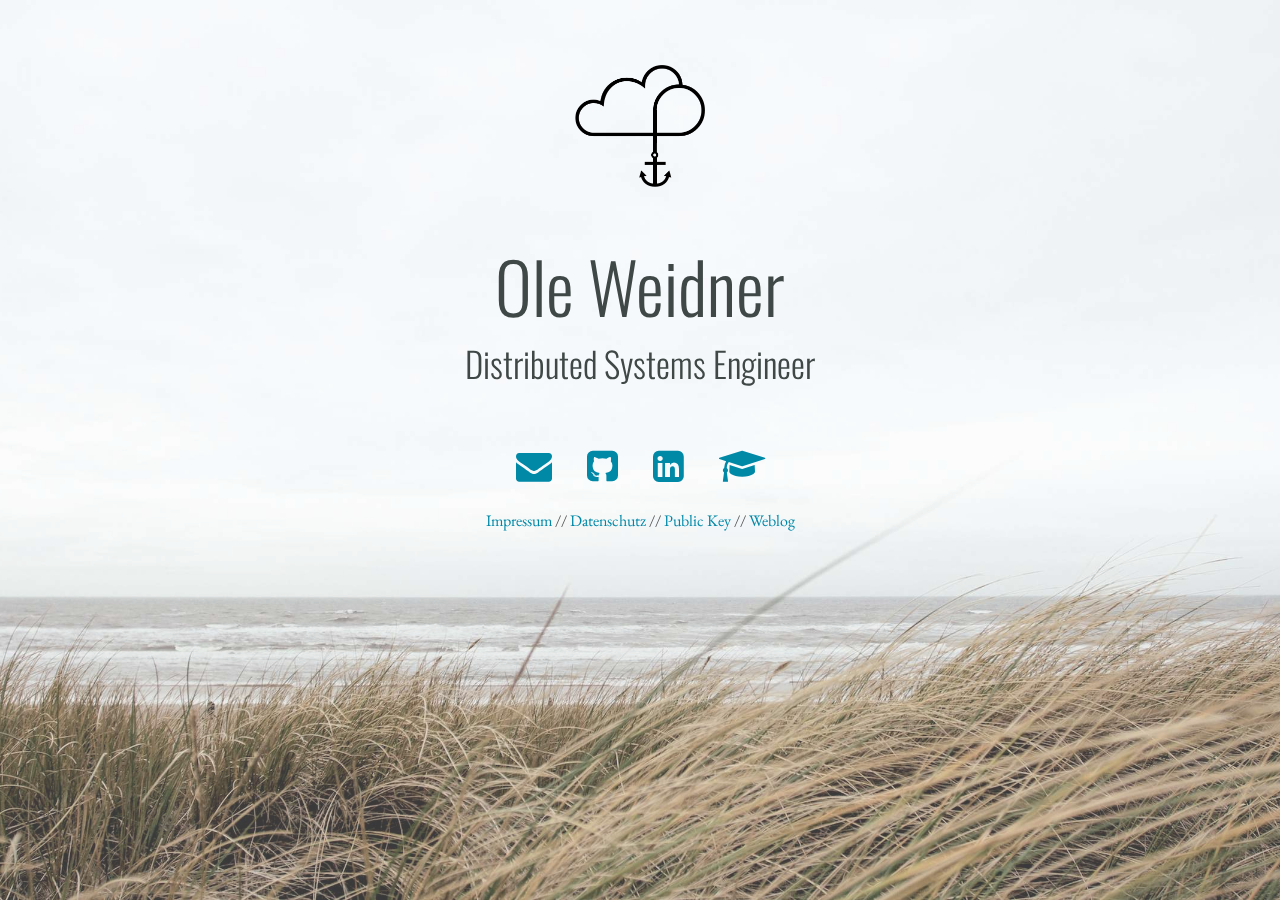
<file: index.html>
<!DOCTYPE html>
<html lang="en">
<head>
  <meta charset="utf-8">
  <meta http-equiv="X-UA-Compatible" content="IE=edge">
  <meta name="viewport" content="width=device-width, initial-scale=1.0">
  <meta name="description" content="Ole Weidner, Distributed Systems Engineer living in Flensburg, Germany.">
  <meta name="author" content="Ole Weidner">
  <link rel="shortcut icon" href="assets/ico/favicon.png">

  <title>Ole Weidner // Distributed Systems Engineer</title>

  <!-- The FAVICON -->
  <link rel="shortcut icon" type="image/x-icon" href="favicon.ico" />

  <!-- Bootstrap core CSS -->
  <link href="assets/css/bootstrap.min.css" rel="stylesheet">
  <link href="assets/css/font-awesome.min.css" rel="stylesheet">
  <link href="assets/css/animate.min.css" rel="stylesheet">


  <!-- Custom styles for this template -->
  <link href="assets/css/main.css" rel="stylesheet">

  <link href='https://fonts.googleapis.com/css?family=Oswald:400,300,700' rel='stylesheet' type='text/css'>
  <link href='https://fonts.googleapis.com/css?family=EB+Garamond' rel='stylesheet' type='text/css'>

  <!-- Google analytics -->
  <script>
  (function(i,s,o,g,r,a,m){i['GoogleAnalyticsObject']=r;i[r]=i[r]||function(){
    (i[r].q=i[r].q||[]).push(arguments)},i[r].l=1*new Date();a=s.createElement(o),
    m=s.getElementsByTagName(o)[0];a.async=1;a.src=g;m.parentNode.insertBefore(a,m)
  })(window,document,'script','//www.google-analytics.com/analytics.js','ga');

  ga('create', 'UA-50420430-1', 'oleweidner.com');
  ga('require', 'displayfeatures');
  ga('set', 'page', '/landingpage');
  ga('send', 'pageview');

  </script>

</head>

<body>

  <div class="container">
    <div class="logo">
      <img src="assets/img/cloudanchor.png" width="130" alt="OleWeidner.com">
    </div>
    <div class="row centered">
      <div class="col-lg-8 col-lg-offset-2 w">
        <h1>Ole Weidner</h1>
        <h2>Distributed Systems Engineer</h2>
      </div>
    </div>
    <div class="row centered">
      <div class="col-lg-8 col-lg-offset-2 w tooltip-demo">
        <a class="animated" data-toggle="tooltip" href="mailto:ole.weidner@protonmail.ch"><i class="fa fa-envelope"></i></a>
        <a class="animated" data-toggle="tooltip" href="https://github.com/oweidner"><i class="fa fa-github-square"></i></a>
        <a class="animated" data-toggle="tooltip" href="https://www.linkedin.com/in/oleweidner"><i class="fa fa-linkedin-square"></i></a>
        <a class="animated" data-toggle="tooltip" href="https://scholar.google.de/citations?hl=de&user=mEAq7aYAAAAJ&view_op=list_works&sortby=pubdate"><i class="fa fa-graduation-cap"></i></a>
        <!-- <a class="animated bounceIn" data-toggle="tooltip" href="https://www.xing.com/profile/OleChristian_Weidner"><i class="fa fa-xing-square"></i></a> -->
      </div>
    </div>

    <div class="row centered" style="margin-top: 10px">
      <a href="imprint.html">Impressum</a> // <a href="privacy.html">Datenschutz</a> // <a href="https://pgp.mit.edu/pks/lookup?op=get&search=0x2A790F9924917092">Public Key</a> // <a href="https://oleweidner.com/blog/">Weblog</a>
    </div>


  </div><!-- /.container -->

  <div class="container">
    <div class="row w centered">
      <br>
      <div class="col-lg-6 col-lg-offset-3">
        <!--p>Believe in yourself! Have faith in your abilities! Without a humble but reasonable confidence in your own powers you cannot be successful or happy.</p-->
      </div>
    </div>
  </div>


  <!-- Bootstrap core JavaScript
  ================================================== -->
  <!-- Placed at the end of the document so the pages load faster -->
  <script src="https://code.jquery.com/jquery-1.10.2.min.js"></script>
  <script src="assets/js/bootstrap.min.js"></script>

  <script>
  $('.tooltip-demo').tooltip({
    selector: "[data-toggle=tooltip]",
    container: "body"
  })
  </script>


  <!--BACKSTRETCH-->
  <!-- You can use an image of whatever size. This script will stretch to fit in any screen size.-->
  <script type="text/javascript" src="assets/js/jquery.backstretch.min.js"></script>
  <script>
  $.backstretch("assets/img/background.jpg", {speed: 1000});
  </script>

</body>
</html>
</file>
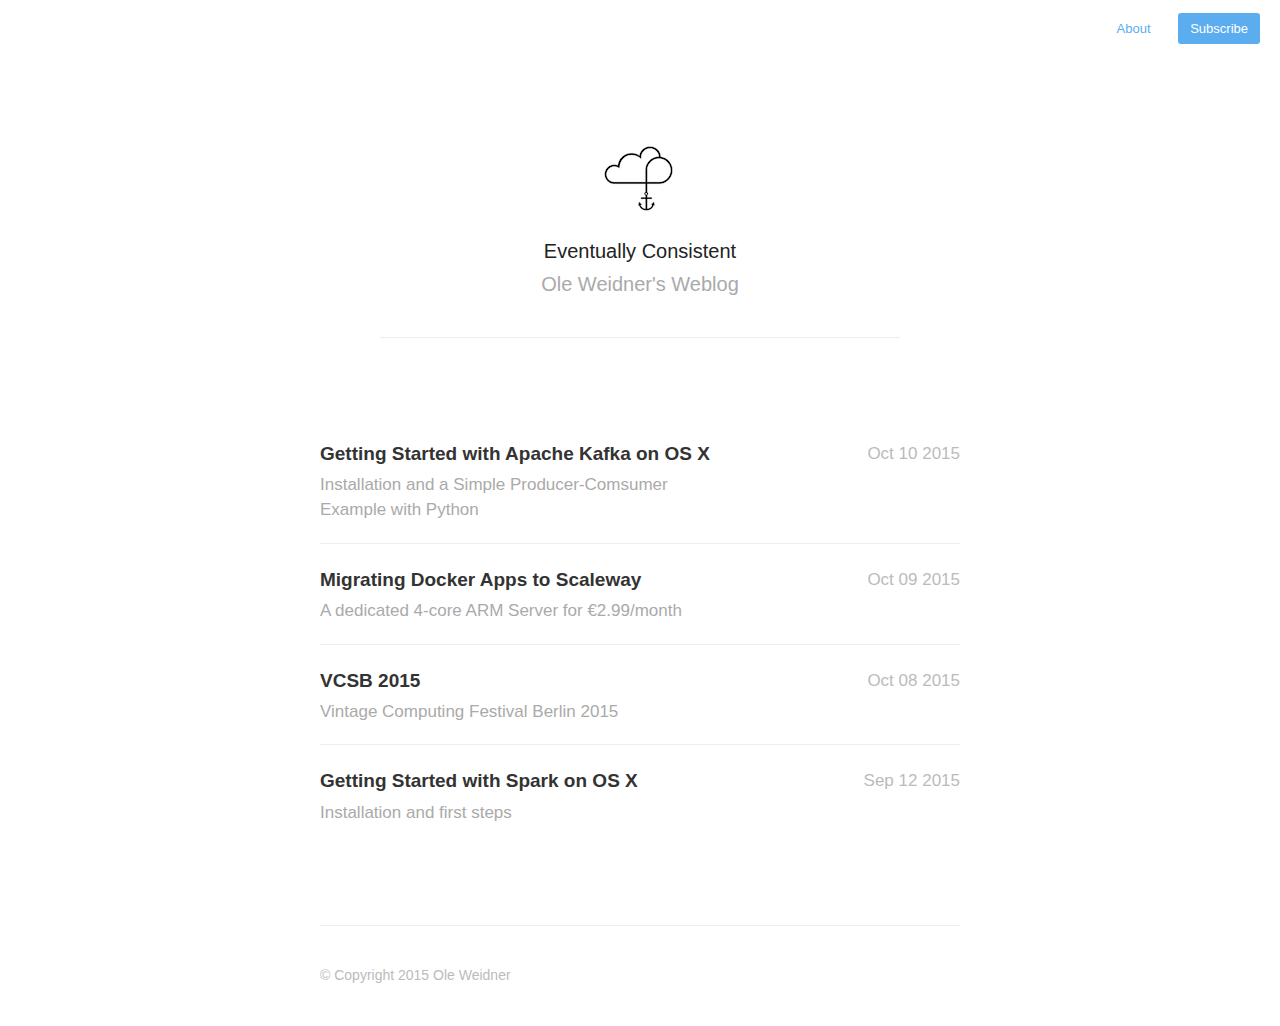
<file: blog/index.html>
<!DOCTYPE html>
<html lang="en">
<head>
  <meta charset="utf-8">
  <meta http-equiv="X-UA-Compatible" content="IE=edge,chrome=1">
  <meta name="viewport" content="width=device-width, initial-scale=1">

  <title>Eventually Consistent</title>
  <link rel="shortcut icon" href="/blog/assets/images/favicon.ico">
  <link rel="stylesheet" href="/blog/assets/css/style.css">
  <link rel="alternate" type="application/rss+xml" title="My Blog" href="/blog/rss.xml">
  <link rel="stylesheet" href="/blog/assets/css/highlight.css">
</head>
<body>

  <nav class="main-nav">
    

    
        
            <a href="http://oleweidner.com">About </a>
        
    
    <a class="cta" href="/blog/feed.xml">Subscribe</a>
</nav>


  
      <div class="profile">
    <section id="wrapper">
        <header id="header">
        
            <!-- <a href="/blog/about"> -->
                <img id="avatar" class="2x" src="/blog/assets/images/avatar.png"/>
            <!-- </a> -->
        
            <h1>Eventually Consistent</h1>
            <h2>Ole Weidner's Weblog</h2>
        </header>
    </section>
</div>

  

  <section id="wrapper" class="home">
    <ul id="post-list">
    
        <li>
            <a href="/blog/2015/getting-started-with-kafka-on-osx/"><aside class="dates">Oct 10 2015</aside></a>
            <a href="/blog/2015/getting-started-with-kafka-on-osx/">Getting Started with Apache Kafka on OS X <h2>Installation and a Simple Producer-Comsumer Example with Python</h2></a>
        </li>
    
        <li>
            <a href="/blog/2015/migrating-docker-apps-to-scaleway/"><aside class="dates">Oct 09 2015</aside></a>
            <a href="/blog/2015/migrating-docker-apps-to-scaleway/">Migrating Docker Apps to Scaleway <h2>A dedicated 4-core ARM Server for €2.99/month</h2></a>
        </li>
    
        <li>
            <a href="/blog/2015/vintag-computing-festival-berlin/"><aside class="dates">Oct 08 2015</aside></a>
            <a href="/blog/2015/vintag-computing-festival-berlin/">VCSB 2015 <h2>Vintage Computing Festival Berlin 2015</h2></a>
        </li>
    
        <li>
            <a href="/blog/2015/getting-started-with-spark-on-osx/"><aside class="dates">Sep 12 2015</aside></a>
            <a href="/blog/2015/getting-started-with-spark-on-osx/">Getting Started with Spark on OS X <h2>Installation and first steps</h2></a>
        </li>
    
</ul>



<footer id="footer">
    <p class="small">© Copyright 2015 Ole Weidner</p>
</footer>
  </section>

  <script src="https://ajax.googleapis.com/ajax/libs/jquery/2.1.1/jquery.min.js"></script>
  <script src="/blog/assets/js/main.js"></script>
  <script src="/blog/assets/js/highlight.js"></script>
  <script>hljs.initHighlightingOnLoad();</script>

  <script>
    (function(i,s,o,g,r,a,m){i['GoogleAnalyticsObject']=r;i[r]=i[r]||function(){
    (i[r].q=i[r].q||[]).push(arguments)},i[r].l=1*new Date();a=s.createElement(o),
    m=s.getElementsByTagName(o)[0];a.async=1;a.src=g;m.parentNode.insertBefore(a,m)
    })(window,document,'script','//www.google-analytics.com/analytics.js','ga');

    ga('create', 'UA-50420430-1', 'auto');
    ga('send', 'pageview');
  </script>
</body>
</html>
</file>
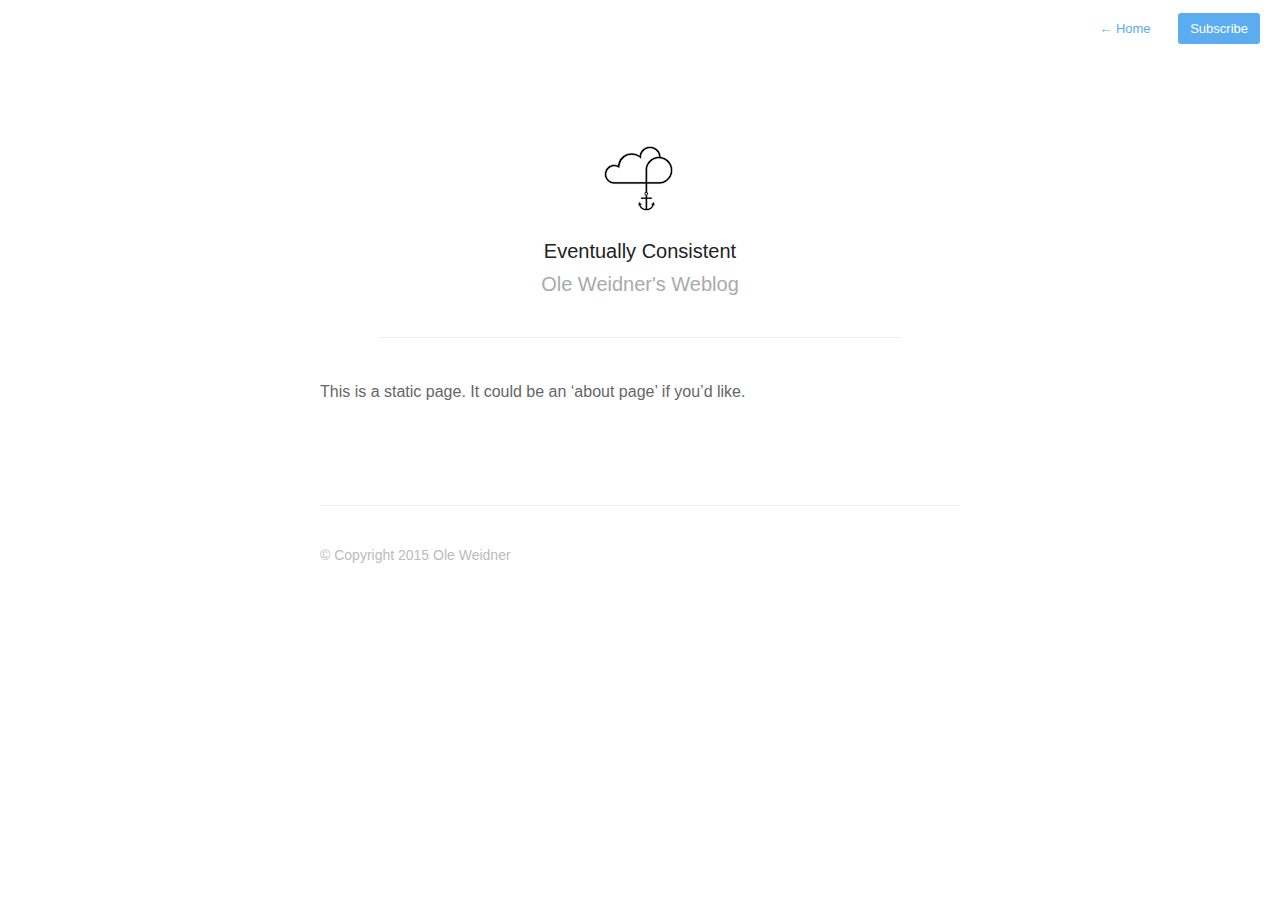
<file: blog/about/index.html>
<!DOCTYPE html>
<html lang="en">
<head>
  <meta charset="utf-8">
  <meta http-equiv="X-UA-Compatible" content="IE=edge,chrome=1">
  <meta name="viewport" content="width=device-width, initial-scale=1">

  <title>Eventually Consistent - About</title>
  <link rel="shortcut icon" href="/blog/assets/images/favicon.ico">
  <link rel="stylesheet" href="/blog/assets/css/style.css">
  <link rel="alternate" type="application/rss+xml" title="My Blog" href="/blog/rss.xml">
  <link rel="stylesheet" href="/blog/assets/css/highlight.css">
</head>
<body>

  <nav class="main-nav">
    
        <a href="/blog/"> <span class="arrow">←</span> Home </a>
    

    
    <a class="cta" href="/blog/feed.xml">Subscribe</a>
</nav>


  
      <div class="profile">
    <section id="wrapper">
        <header id="header">
        
            <!-- <a href="/blog/about"> -->
                <img id="avatar" class="2x" src="/blog/assets/images/avatar.png"/>
            <!-- </a> -->
        
            <h1>Eventually Consistent</h1>
            <h2>Ole Weidner's Weblog</h2>
        </header>
    </section>
</div>

  

  <section id="wrapper" class="home">
    <p>This is a static page. It could be an ‘about page’ if you’d like.</p>

<footer id="footer">
    <p class="small">© Copyright 2015 Ole Weidner</p>
</footer>

  </section>

  <script src="https://ajax.googleapis.com/ajax/libs/jquery/2.1.1/jquery.min.js"></script>
  <script src="/blog/assets/js/main.js"></script>
  <script src="/blog/assets/js/highlight.js"></script>
  <script>hljs.initHighlightingOnLoad();</script>

  <script>
    (function(i,s,o,g,r,a,m){i['GoogleAnalyticsObject']=r;i[r]=i[r]||function(){
    (i[r].q=i[r].q||[]).push(arguments)},i[r].l=1*new Date();a=s.createElement(o),
    m=s.getElementsByTagName(o)[0];a.async=1;a.src=g;m.parentNode.insertBefore(a,m)
    })(window,document,'script','//www.google-analytics.com/analytics.js','ga');

    ga('create', 'UA-50420430-1', 'auto');
    ga('send', 'pageview');
  </script>
</body>
</html>
</file>
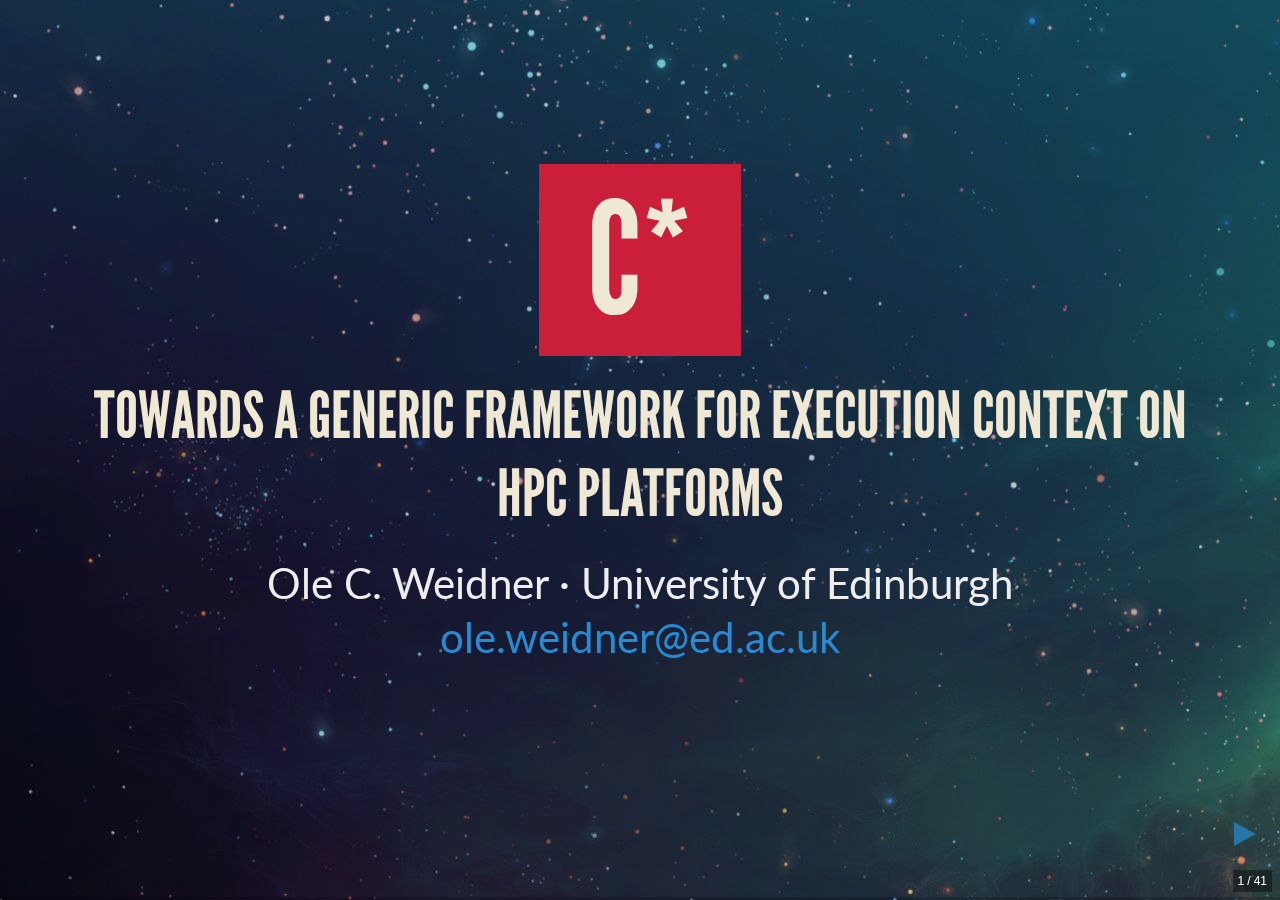
<file: talks/DIR-Seminar-Nov-2016/index.html>
<!doctype html>
<html lang="en">

<head>
  <meta charset="utf-8">

  <title>Context-Awareness in HPC | Ole Weidner | University of Edinburgh</title>

  <meta name="description" content="Towards Data-Centric HPC Platforms">
  <meta name="author" content="Ole Weidner">

  <meta name="apple-mobile-web-app-capable" content="yes">
  <meta name="apple-mobile-web-app-status-bar-style" content="black-translucent">

  <meta name="viewport" content="width=device-width, initial-scale=1.0, maximum-scale=1.0, user-scalable=no, minimal-ui">

  <link rel="stylesheet" href="css/reveal.css">
  <link rel="stylesheet" href="css/theme/moon.css" id="theme">

  <!-- Code syntax highlighting -->
  <link rel="stylesheet" href="lib/css/zenburn.css">

  <!-- Printing and PDF exports -->
  <script>
  var link = document.createElement( 'link' );
  link.rel = 'stylesheet';
  link.type = 'text/css';
  link.href = window.location.search.match( /print-pdf/gi ) ? 'css/print/pdf.css' : 'css/print/paper.css';
  document.getElementsByTagName( 'head' )[0].appendChild( link );
  </script>

  <!--[if lt IE 9]>
  <script src="lib/js/html5shiv.js"></script>
  <![endif]-->
</head>

<body>

  <div class="reveal">

    <div class="slides">

      <!-- SLIDE 01 -->
      <!------------------------------------------------------------------------------------------->
      <section>
        <h1><font style="background-color: #ca1e3b">&nbsp; C* &nbsp;</font></h1>
        <h3>Towards A Generic Framework for Execution Context on HPC Platforms</h3>
        <p></p>
        <p>
          <!-- <small> -->
          Ole C. Weidner &middot; University of Edinburgh
          <!-- </small> -->
          <br>
          <!-- <small> -->
          <a href="mailto:ole.weidner@ed.ac.uk">ole.weidner@ed.ac.uk</a><br />
          <!-- <a href="https://github.com/datadrivenhpc">https://github.com/datadrivenhpc</a> -->
          <!-- </small> -->
        </p>
      </section>
      <!------------------------------------------------------------------------------------------->

      <!-- SLIDE XX -->
      <!------------------------------------------------------------------------------------------->
      <!-- <section>
      <h2>About</h2>
      <ul>
      <li>Big-data engineer at LEGO System A/S in Denmark</li>
      <li>Part-time PhD student at the University of Edinburgh </li>
      <li>Previously: research associate at Louisiana State University and Rutgers University, USA</li>
      <li>Have been involved for more then 10 years in many <i>second generation</i> HPC application projects</li>
      <ul>
      <li>SAGA: The Simple API for Grid Applications</li>
      <li>RADICAL-Pilot WMS / P* model</li>
      <li>EnsembleMD molecular dynamics toolkit</li>
      <li>ATLAS PanDA workload management system</li>
    </ul>
  </ul>
  <br><br>
</section> -->
<!------------------------------------------------------------------------------------------->


<!-- SLIDE XX -->
<!------------------------------------------------------------------------------------------->
<section>
  <h2>Outline</h2>
  <ol>
    <li>Background</li>
    <li>What is execution context ?</li>
    <li>Who is interested in execution context ?</li>
    <li>Why do we need a common framework ?</li><br>

    <li>C*: A graph-based context model</li>
    <li><i>SEASTAR</i>: An implementation of C*</li>
    <li>Evaluation Strategy </li><br>

    <li>Open / Interesting Research Questions</li>

  </ol>
</section>
<!------------------------------------------------------------------------------------------->

<section>

  <!------------------------------------------------------------------------------------------->
  <section>
    <h2>Background</h2>
  </section>

  <!------------------------------------------------------------------------------------------->
  <section>
    <h3>Abou Me </h3>
    <ul>
      <li>10+ years application developer in academic high-performace computing </li>
      <ul>
        <li>Max-Planck-Institute for Gravitational Physics</li>
        <li>CERN</li>
        <li>Louisiana State University</li>
        <li>Rutgers University</li>
      </ul>
      <li>Focus mainly on distributed Worload Management Systems (WMS)</li>
      <br>
      <li>Now heading up Big Data platform infrastructure team at LEGO</li>
      <br>
      <li>Part time PhD student at University of Edinburgh</li>
    </ul>
  </section>

  <!------------------------------------------------------------------------------------------->
  <section>
    <h3>Last Time in Edinburgh... </h3>
    <p>... I talked about "Data-Driven HPC"
    <img class="test" data-src="./images/ddhpc-architecture.png"\>

  </section>

</section>

<section>

  <!------------------------------------------------------------------------------------------->
  <section>
    <h2>Execution Context</h2>
  </section>

  <!------------------------------------------------------------------------------------------->
  <section>
    <h3>Platform Structure, Components and Properties </h3>
    <ul>
      <li>Nodes and their network interconnects</li>
      <li>Processor and memory architecture and layout</li>
      <li>GPUs and FPGAs</li>
      <li>I/O subsystem, storage hierarchies</li>
      <li>Performance characteristics of the components, e.g., CPU speed, bandwidths, throughput</li>
    </ul>

    <br><br>
    <p style="background-color: #ca1e3b">Mostly static, BUT: HPC system architecture is becomming increasingly
      heterogeneous and dyanically (re-)configurable. Even platform <u>structure</u>
      is now dynamic.</p>
    </section>

    <!------------------------------------------------------------------------------------------->
    <section>
      <h3>Platform State</h3>
      <ul>
        <li>Utilization of nodes, cpus, cores, memory</li>
        <li>I/O pressure on the filesystems</li>
        <li>Utilisation of internal and external network links</li>
        <li>Component errors</li>
      </ul>
      <br><br>
      <p style="background-color: #ca1e3b">Continuous stream of metrics</p>
    </section>

    <!------------------------------------------------------------------------------------------->
    <section>
      <h3>Application Components, Structure and Locality</h3>
      <ul>
        <li>Executable representation of the appliction:</li>
        <ul>
          <li>Components: processes, threads, ... </li>
          <li>Structure: communication between components</li>
          <li>Locality: placement on nodes, CPUs, cores</li>
        </ul>
      </ul>
      <br><br>
      <p style="background-color: #ca1e3b">Can be static throughout the lifetime
        of an application, but in many cases also dynamic: adaptive applications</p>
      </section>

      <!------------------------------------------------------------------------------------------->
      <section>
        <h3>Application State</h3>
        <ul>
          <li>Process CPU and memory utilization </li>
          <li>Data sent and received py processes, threads </li>
        </ul>
        <br><br>
        <p style="background-color: #ca1e3b">Again, a continuous stream of metrics</p>
      </section>

      <!------------------------------------------------------------------------------------------->
    </section>


    <section>

      <!------------------------------------------------------------------------------------------->
      <section>
        <h2>Who needs information about Execution Context?</h2>
      </section>

      <!------------------------------------------------------------------------------------------->
      <section>
        <h3>HPC Platform Providers </h3>
        <ul>
          <li>Monitor the health and status of the platform</li>
          <li>Understand how a platform is utilized by different applications</li>
          <li>Improve the platform's QoS</li>
        </ul>
      </section>

      <!------------------------------------------------------------------------------------------->
      <section>
        <h3>HPC System Services </h3>
        <ul>
          <li>Schedulers and queueing systems to make job placement decissions</li>
          <li>Detection and mitigation of "hot spots" and errors</li>
          <li>Accounting</li>
          <li>...</li>
        </ul>
      </section>

      <!------------------------------------------------------------------------------------------->
      <section>
        <h3>Application Profiling and Benchmarking </h3>
        <ul>
          <li>Analyse  application efficiency </li>
          <li>Tools like Vampir/NG, MPI benchmarking, etc ...</li>
        </ul>

        <img class="test" data-src="./images/vampir.png"\>

      </section>

      <!------------------------------------------------------------------------------------------->
      <section>
        <h3>Context-Aware Applications</h3>

        <ul>
          <li>Applications that can both sense, and react based on their environment</li>
          <li>Automated feedback-loop between application and platform</li>
          <li>Context-awareness is the foundation for adaptive and dynamic applications</li>
        </ul>

      </section>
      <!------------------------------------------------------------------------------------------->


      <!------------------------------------------------------------------------------------------->
      <section>
        <h3>Example: Charm++ / NAMD</h3>

        <ul>
          <li>NAMD molecular dynamics simulation software</li>
          <li>Charm++ parallel programming model used to implement NAMD</li>
          <li>Implements <u>measurement-based</u> load balancing, fault tolerance, automatic checkpointing, and the ability to shrink and expand the set of processors
          </ul>

          <img class="test" data-src="./images/mpimigrate.png"\>


        </section>


        <!------------------------------------------------------------------------------------------->
        <section>
          <h3>Example: Pilot-Job Systems</h3>

          <ul>
            <li>CERN's ATLAS PanDA WMF</li>
            <li>RADICAL Pilot (Rutgers)</li>
            <li>Network-aware, load-aware task placing</li>
            <li>Inter- and Intraplatform</li>
          </ul>

          <img class="test" data-src="./images/pilotjob.png"\>


        </section>
        <!------------------------------------------------------------------------------------------->

      </section>

      <section>
        <!------------------------------------------------------------------------------------------->
        <section>
          <h2>Why do we need a common framework?</h2>

        </section>
        <!------------------------------------------------------------------------------------------->

        <!------------------------------------------------------------------------------------------->
        <section>
          <h3>Reduce Point Solutions and Redundancy</h3>
          <ul>
            <li>Most context-aware solutions implement their own context sensing mechanisms,
              some efficient, some not so efficient (overhead)</li>
              <li>Re-Invention of the wheel</li>
              <li>Application-specific, difficult to re-use</li>
              <li>Don't work accross systems</li>
            </ul>
          </section>


          <!------------------------------------------------------------------------------------------->
          <section>
            <h3>Allow Different Tools To Work Together</h3>
            <ul>
              <li>Different tools collect data at different levels</li>
              <li>Share data among tools and applications in a common model</li>
              <ul>
                <li>Monitoring tools like Prometheus, Ganglia, etc.</li>
                <li>Runtime profiling tools like Vampir, ...</li>
                <li>Specialised hardware / vendor-sepcific monitoring tool</li>
                <li>Queueing system data</li>
              </ul>
              <li>Tie in and correlate data</li>
            </ul>
          </section>

          <!------------------------------------------------------------------------------------------->
          <section>
            <h3>Collect Data Where it Make The Most Sense</h3>

            <ul>
              <li>Some data can easily be connected on the platform end</li>
              <li>Some data can only be collected on the application end</li>
            </ul>

          </section>
          <!------------------------------------------------------------------------------------------->


        </section>

        <section>

          <!------------------------------------------------------------------------------------------->
          <section>
            <h2>Properties of a Common Framework</h2>
            <ul>
              <li>Generic and unbiassed</li>
              <li>Supports arbitrary level of detail</li>
              <li>Persistent and shared between all "stakeholders"</li>
              <li>Queryable and Explorable</li>
            </ul>
          </section>
          <!------------------------------------------------------------------------------------------->

        </section>
        <section>

          <!------------------------------------------------------------------------------------------->
          <section>
            <h2 style="background-color: #ca1e3b"><i>C* Model</i></h2>
            <br></br>
            <p> A model to capture dynamic context information.</p>
          </section>
          <!------------------------------------------------------------------------------------------->

          <!------------------------------------------------------------------------------------------->
          <section>
            <h3>Graph-Based Representation</h3>
            <ul>
              <li>Applications and platfroms represented as a variant of a typed, attributed graph [Ehrig et al.]</li>
              <li>Context is the mapping of the application graphs onto the platform graph</li>
              <li>Graph structure is time variant, i.e., all graphs are a function of time, e.g., AG(t), PG(t)</li>
              <li>Arbitrary levels of nested graphs on edges and nodes</li>
              <li>Mapping of application and platform graphs into context graph</li>
            </ul>
          </section>

          <section>
            <h3>Typed, Attributed Graph</h3>
            <img class="test" data-src="./images/graph-01.png"\>
          </section>

          <!------------------------------------------------------------------------------------------->
          <section>
            <h3>C* Node Types</h3>
            <ul>
              <li>Graph node V<sub>g</sub>: application / platform components </li>
              <li>Observable attribute node V<sub>om</sub>: observable / measurable metric on V<sub>g</sub> or E<sub>g</sub>, e.g.. CPU load</li>
              <li>Derived attribute node V<sub>dm</sub>: not directly observable but computable from one or more V<sub>om</sub></li>
              <li>Subgraph nodes V<sub>s</sub>: points to a decomposition subgraph, e.g., a process' V<sub>s</sub> might point to a thread graph</li>
            </ul>
          </section>

          <!------------------------------------------------------------------------------------------->
          <section>
            <h3>C* Edge Types</h3>
            <ul>
              <li>Graph edge E<sub>g</sub>:</li> connection between application / platform components</li>
              <li>Edge attribute E<sub>ea</sub>: adds V<sub>om</sub>, V<sub>dm</sub>, V<sub>s</sub> to graph edges</li>
              <li>Node attribute E<sub>ea</sub>: adds V<sub>om</sub>, V<sub>dm</sub>, V<sub>s</sub> to graph nodes</li></li>
            </ul>
          </section>

          <!------------------------------------------------------------------------------------------->
          <section>
            <h3>Homogeneous Attributes</h3>

            <ul>
              <li>Same number and types of attributes across all nodes and edges on the same layer</li>
              <li>Attributes hold time series instead of changing the graph structure</li>
            </ul>

          </section>

          <section>
            <h3>Context Graph Example </h3>
            <img class="test" data-src="./images/graph-02.png"\>
          </section>



          <!------------------------------------------------------------------------------------------->
          <section>
            <h2 style="background-color: #ca1e3b">SEASTAR</h2>
          </section>
          <!------------------------------------------------------------------------------------------->

          <!------------------------------------------------------------------------------------------->
          <section>
            <h3>C* Instance</h3>
            <ul>
              <li>Platform Graph Layers</li>
              <ul>
                <li>1: Processes</li>
                <li>2: Threads</li>
              </ul>

              <li>Application Graph Layers</li>
              <ul>
                <li>0: Node</li>
                <li>1: CPU</li>
                <li>2: Core</li>
              </ul>
            </ul>
          </section>

          <!------------------------------------------------------------------------------------------->
          <section>
            <h3>Architecture</h3>

            <img class="test" data-src="./images/architecture.png"\>


          </section>
          <!------------------------------------------------------------------------------------------->

          <!------------------------------------------------------------------------------------------->
          <section>
            <h3>Graph Database</h3>
            <ul>
              <li>Persisten Model Storage</li>
              <li>Currently Built on top of OrientDB</li>
              <ul>
                <li>Distributed, Multi-Model</li>
              </ul>
              <img class="test" data-src="./images/orientdb.png"\>
            </ul>
          </section>

          <!------------------------------------------------------------------------------------------->
          <section>
            <h3>Influx and Query APIs</h3>

            <ul>
              <li>Influx: REST API for pushing data to the model</li>
              <li>Query: Currently OrientDB's own query interface</li>
            </ul>

          </section>
          <!------------------------------------------------------------------------------------------->

          <!------------------------------------------------------------------------------------------->
          <section>
            <h3>System Sensors / Application Sensors</h3>

            <ul>
              <li> Test jobs that uses user-space sensors (Prometheus / node_exporter) to capture application and platform graphs </li>
              <ul>
                <li>Limited view of the system</li>
                <li>Only platform partition used by application is captured</li>
                <li>Data is only captured when application is running</li>
              </ul>
            <li> <u>Upcomming</u>: Generate historic context graph from 6 months of EPCC operational data </li>
            </ul>

          </section>
          <!------------------------------------------------------------------------------------------->

        </section>
        <section>

          <!------------------------------------------------------------------------------------------->
          <section>
            <h2>Evaluation Strategy</h2>
          </section>
          <!------------------------------------------------------------------------------------------->

          <!------------------------------------------------------------------------------------------->
          <section>
            <h3>Integrate <i>SEASTAR</i> with Applications </h3>

            <ul>
              <li>Integrate into Pilot-Job application and evaluate new and existing use-cases</li>
              <ul>
                <li>Load-based (re-)scheduling</li>
                <li>Network-based (re-)scheduling</li>
              </ul>

              <li>Integrate SPARK HPC application</li>
              <ul>
                <li>I/O throughput based scheduling</li>
              </ul>

              <li>Integrate with adaptive MPI compression</li>
              <ul>
                <li>Bandwidth-based dynamic compression </li>
              </ul>

            </ul>

          </section>
          <!------------------------------------------------------------------------------------------->

          <!------------------------------------------------------------------------------------------->
          <section>
            <h3>Integrate <i>SEASTAR</i> with Platforms </h3>

            <ul>
              <li>Work with EPCC and vendors</li>
            </ul>

        </section>

        <section>

          <!------------------------------------------------------------------------------------------->
          <section>
            <h3>Interesting Future Questions</h3>


            <ul>
              <li>Extend to Distributed Systems</li>
              <ul>
                <li>Can context models be collaboratively maintained?</li>
                <li>Can the graph be distributed?</li>
              </ul>
              <li>C* / SEASTAR at Extreme Scales</li>
              <ul>
                <li>Evaluation becomes complex and compute-intensive</li>
              </ul>
              <li>API Abstraction</li>
              <ul>
                <li class="">Different users / communities want different access to the model </li>
                <li> Is there a sweet spot / a strategy to support all of them?</li>
              </ul>

            </ul>
          </section>
          <!------------------------------------------------------------------------------------------->

        </section>


        <section style="text-align: left;">
          <h1>THANK YOU</h1>
          <!-- <p>
          Slides available online: <br>
          <a href="https://datadrivenhpc.github.io/ddhpc-talk/">
          https://datadrivenhpc.github.io/ddhpc-talk/</a>
        </p> -->
      </section>

    </div>

  </div>

  <script src="lib/js/head.min.js"></script>
  <script src="js/reveal.js"></script>

  <script>

  // Full list of configuration options available at:
  // https://github.com/hakimel/reveal.js#configuration
  Reveal.initialize({
    controls: true,
    progress: true,
    history: true,
    center: true,

    parallaxBackgroundImage: "./images/parallax.jpg",

    // Parallax background size
    parallaxBackgroundSize: "3000px 1694px", // - currently only pixels are supported (don't use % or auto)

    // Number of pixels to move the parallax background per slide
    // - Calculated automatically unless specified
    // - Set to 0 to disable movement along an axis
    // parallaxBackgroundHorizontal: 20,
    // parallaxBackgroundVertical: 50,

    slideNumber: true,
    slideNumber: 'c/t',

    transition: 'slide', // none/fade/slide/convex/concave/zoom

    // Optional reveal.js plugins
    dependencies: [
      { src: 'lib/js/classList.js', condition: function() { return !document.body.classList; } },
      { src: 'plugin/markdown/marked.js', condition: function() { return !!document.querySelector( '[data-markdown]' ); } },
      { src: 'plugin/markdown/markdown.js', condition: function() { return !!document.querySelector( '[data-markdown]' ); } },
      { src: 'plugin/highlight/highlight.js', async: true, callback: function() { hljs.initHighlightingOnLoad(); } },
      { src: 'plugin/zoom-js/zoom.js', async: true },
      { src: 'plugin/notes/notes.js', async: true }
    ]
  });

  </script>

</body>
</html>
</file>
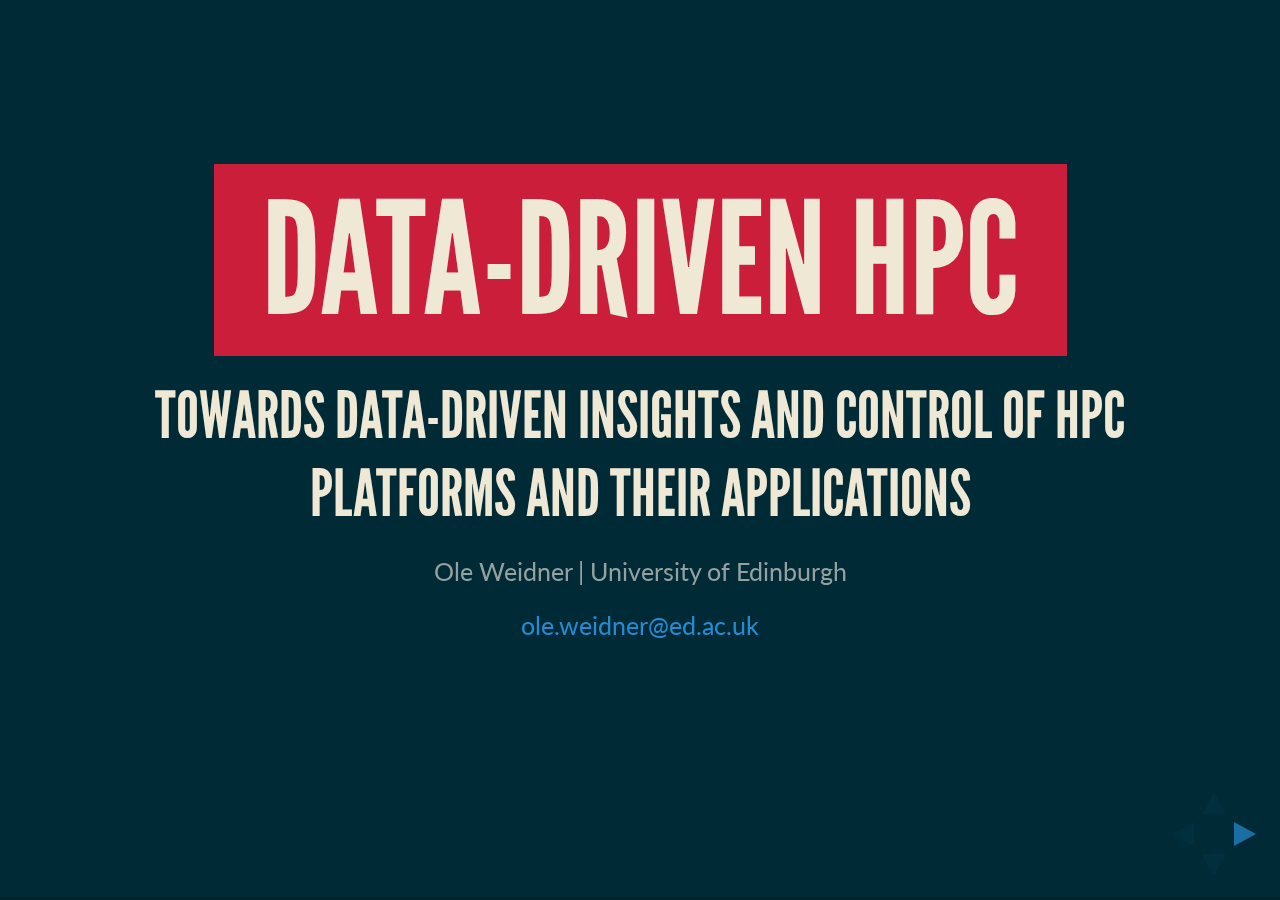
<file: talks/EPCC-24-March-2016/index.html>
<!doctype html>
<html lang="en">

<head>
	<meta charset="utf-8">

	<title>Towards a Data-Driven HPC Platform | Ole Weidner | University of Edinburgh</title>

	<meta name="description" content="Towards Data-Centric HPC Platforms">
	<meta name="author" content="Ole Weidner">

	<meta name="apple-mobile-web-app-capable" content="yes">
	<meta name="apple-mobile-web-app-status-bar-style" content="black-translucent">

	<meta name="viewport" content="width=device-width, initial-scale=1.0, maximum-scale=1.0, user-scalable=no, minimal-ui">

	<link rel="stylesheet" href="css/reveal.css">
	<link rel="stylesheet" href="css/theme/moon.css" id="theme">

	<!-- Code syntax highlighting -->
	<link rel="stylesheet" href="lib/css/zenburn.css">

	<!-- Printing and PDF exports -->
	<script>
	var link = document.createElement( 'link' );
	link.rel = 'stylesheet';
	link.type = 'text/css';
	link.href = window.location.search.match( /print-pdf/gi ) ? 'css/print/pdf.css' : 'css/print/paper.css';
	document.getElementsByTagName( 'head' )[0].appendChild( link );
	</script>

	<!--[if lt IE 9]>
	<script src="lib/js/html5shiv.js"></script>
	<![endif]-->
</head>

<body>

	<div class="reveal">

		<div class="slides">

			<!------------------------------------------------------------------------------------------->

			<section>
				<h1><font style="background-color: #ca1e3b">&nbsp; Data-Driven HPC &nbsp;</font></h1>
				<h3>Towards Data-Driven Insights and Control of HPC Platforms and their Applications</h3>
				<p></p>

				<p>
					<small>
						Ole Weidner | University of Edinburgh
					</small>
					<br>
					<small>
						<a href="mailto:ole.weidner@ed.ac.uk">ole.weidner@ed.ac.uk</a>

					</small>
				</p>
			</section>

			<!------------------------------------------------------------------------------------------->

			<section>
				<h2>HPC Platforms Are Big Data !</h2>
				<p>A constant, 24/7 stream of:</p>
				<ul>
					<li>resource utilization data</li>
					<li>network utilization data</li>
					<li>scheduler data</li>
					<li>application process data</li>
					<li>hardware sensor data</li>
					<li>other custom-generated data</li>
				</ul>
				<br><br>
				<h4 style="background-color: #ca1e3b">On exascale systems, that's going to be <u>a lot</u> of data.</h4>
			</section>

			<!------------------------------------------------------------------------------------------->

			<section>
				<h2>Why Bother With all that Data ?</h2>
				<p>Operational data is useful for:</p>
				<ul>
					<li>platform optimization and planning</li>
					<li>scheduling and accounting</li>
					<li>application analysis and optimization</li>
					<li>failure prediction and detection</li><br>
					<li> <font style="background-color: #ca1e3b">novel application & framework architectures</font></li>
					<!-- <ul>
					<li>I/O sensitive architectures</li>
				</ul> -->
			</ul>
		</section>

		<!------------------------------------------------------------------------------------------->
		<section>
			<h2>Moving Towards Real-Time Data Usage</h2>
			<ul>
				<li>dynamic resource adjustment</li>
				<li>in-situ application analytics / adaptive behavior</li>
				<li>real-time warnings and suggestions</li>
				<li>supporting HPC federations</li>
				<li> . . . </li>
			</ul>
		</section>

		<!--------------------------------------------------------------------------------------------->

		<section>

			<section>
				<h2> Existing Approaches</h2>
				<ul>
					<li>data collected by sysadmin tools (Munin, RDDTool, ...)</li>
					<li>data generated by scheduler and job manager</li>
					<li>home-baked solutions in apps and frameworks</li>
					<li>application instrumentation / tracing, e.g. with Vampir</li>
					<li>data storage usually file-based or in RDBMS </li>
				</ul>
			</section>

			<!----------------------------------------------------------------------------------------->

			<section>
				<h2> Accessibility Issues </font></h2>
				<ul>
					<li>often not openly accessible</li>
					<li>often not in real-time</li>
					<li>data half-life often unclear </li>
					<li>exposed via vastly different interfaces</li>
					<li>not always machine-readable</li>
				</ul>
			</section>

			<!----------------------------------------------------------------------------------------->

			<section>
				<h2> Scope Issues </font></h2>
				<ul>
					<li>data with node-level granularity only</li>
					<li>process-level data usually not available</li>
					<li>difficult to correlate different datasets</li>
					<li>difficult to map data to applications or jobs</li>
				</ul>
			</section>

			<!----------------------------------------------------------------------------------------->

			<section>
				<h2> Scalability Issues </font></h2>
				<ul>
					<li>home-baked solutions don't scale / create overhead</li>
					<li>existing monitoring solutions won't scale forever</li>
					<ul>
						<li>exascale systems ?</li>
						<li>increase sample intervals ?</li>
					</ul>
				</ul>

			</section>

			<section>
				<h2> Analytics Issues </font></h2>

				<ul>
					<li>no guides or frameworks to analyse the data</li>
				</ul>

			</section>


		</section>

		<!--------------------------------------------------------------------------------------------->


		<section>
			<h2><font style="background-color: #ca1e3b">&nbsp; Missed Opportunities &nbsp;</font></h2>
			<p>Current HPC platform data strategies do not always meet the requirements and expectations
				of users and applications.</p>
				<p>Untapped insights and optimization potential.</p>
			</section>

			<!------------------------------------------------------------------------------------------->

			<section>
				<h2>What is a Data-Driven HPC Platform ?</h2>
				<blockquote> &ldquo; [...] using large-scale data analytics platforms, tools and techniques
					to gain real-time and historical insights <u>into</u> an HPC platform and its applications. &rdquo;
				</blockquote>
			</section>

			<!------------------------------------------------------------------------------------------->

			<section>
				<h2>Mission Statement</h2>

				<p> To conceptualise and develop a data-driven HPC platform that provides ingestion,
					transport, storage, processing and access of operational data <u>at scale</u> without
					disrupting the current HPC usage model.
				</p>
			</section>

			<!------------------------------------------------------------------------------------------->

			<section>
				<h2>Architecture</h2>
				<!-- <p>Slides can be nested inside of each other.</p> -->
				<!-- <p>Use the <em>Space</em> key to navigate through all slides.</p> -->
				<!-- <br> -->
				<!-- <a href="#" class="navigate-down"> -->
				<img class="test" data-src="./images/architecture.png"\>
				<!-- </a> -->
			</section>

			<!------------------------------------------------------------------------------------------->

			<section>

				<section>
					<h2>Testbed</h2>
					<ul>
						<li>SLURM Cluster set up in AWS</li>
						<ul>
							<li>1 head / login node</li>
							<li>4 compute nodes (c4.xlarge 8GB RAM, 4 vCPUS)</li>
							<li>Shared NFS between nodes</li>
							<br>
							<li>1 Kafka node (data pipeline)</li>
							<li>2 node Hadoop HDFS "sidekick cluster"</li>
						</ul>
					</ul>
				</section>

				<!------------------------------------------------------------------------------------------->

				<section>
					<h2>Container Integration</h2>
					<ul>
						<li>much easier to instrument containers with sensors</li>
						<li>Docker daemon running on each compute node</li>
						<li>Rancher (http://rancher.com/) as container manager</li>
						<ul>
							<li>light-weight and <u>non-intrusive</u></li>
							<li>web-based UI + API</li>
							<li>full software-defined networking stack</li>
						</ul>
						<li>modified SLURM (sbatch) allows container submission, UI and Kafka integration</li>
					<ul>
				</section>

				<!------------------------------------------------------------------------------------------->

				<section>
					<h2>Job Submission Modes</h2>
					<ul>
						<li>regular SLURM batch-job (processes, no container)</li>
						<li>single Docker container </li>
						<li>Docker Compose description (multiple containers with dependencies) </li>
						<li>Rancher Compose description (Docker Compose + networking, e.g. IP-Sec) </li>
						<li>resource allocation only (PaaS on HPC!) </li>

					<ul>
				</section>


				<!------------------------------------------------------------------------------------------->

				<section>
					<h2>SLURM Docker/Rancher Integration</h2>
<pre><code class="bash" style="word-wrap: break-word;">
$ sbatch myjob.sh

  Submitted batch job 102045

  Rancher:  https://ui.dd-hpc:8080/env/1a11
  Username: s1063117
  Password: zfppT4Gk

  Kafka:    kafka.dd-hpc:9092
  Topic:    slurm.job.102045

</code></pre>

				</section>


				<!------------------------------------------------------------------------------------------->

				<section>
					<h2>Rancher UI</h2>
					<img class="test" data-src="./images/rancher_01.png"\>
				</section>

				<section>
					<h2>Kafka Data Stream</h2>

					<pre><code class="python" style="word-wrap: break-word;">
import json
from kafka.client import KafkaClient
from kafka.consumer import SimpleConsumer

client = KafkaClient("kafka.dd-hpc:9092")
consumer = SimpleConsumer(client, "slurm.job.102045")

for message in consumer.get_messages(count=6000, block=False):
	data = json.loads(message.message.value)

[...]
					</code></pre>

				</section>
				<section>
				<h2>Streaming Data Output</h2>

				<p>E.g., in iPython:</p>

				<img class="test" data-src="./images/ipython_plot.png"\>
			</section>

			</section>

			<!------------------------------------------------------------------------------------------->

			<section>
				<h2>Open Questions & Next Steps</h2>

				<ul>
					<li>How useful is this ?</li>
					<li>What is the overhead ?</li>
					<li>Does this work at scale ?</li>
					<br>
					<li>Mature the concept and implementation ?</li>
				</ul>

			</section>


			<section style="text-align: left;">
				<h1>THE END</h1>
				<p>
					Slides available online: <br>
					<a href="https://oleweidner.com/talks/EPCC-24-March-2016/">
						https://oleweidner.com/talks/EPCC-24-March-2016/</a>
					<!-- - <a href="http://slides.com">Try the online editor</a> <br> -->
					<!-- - <a href="https://github.com/hakimel/reveal.js">Source code &amp; documentation</a> -->
				</p>
			</section>

		</div>

	</div>

	<script src="lib/js/head.min.js"></script>
	<script src="js/reveal.js"></script>

	<script>

	// Full list of configuration options available at:
	// https://github.com/hakimel/reveal.js#configuration
	Reveal.initialize({
		controls: true,
		progress: true,
		history: true,
		center: true,

		transition: 'slide', // none/fade/slide/convex/concave/zoom

		// Optional reveal.js plugins
		dependencies: [
			{ src: 'lib/js/classList.js', condition: function() { return !document.body.classList; } },
			{ src: 'plugin/markdown/marked.js', condition: function() { return !!document.querySelector( '[data-markdown]' ); } },
			{ src: 'plugin/markdown/markdown.js', condition: function() { return !!document.querySelector( '[data-markdown]' ); } },
			{ src: 'plugin/highlight/highlight.js', async: true, callback: function() { hljs.initHighlightingOnLoad(); } },
			{ src: 'plugin/zoom-js/zoom.js', async: true },
			{ src: 'plugin/notes/notes.js', async: true }
		]
	});

	</script>

</body>
</html>
</file>
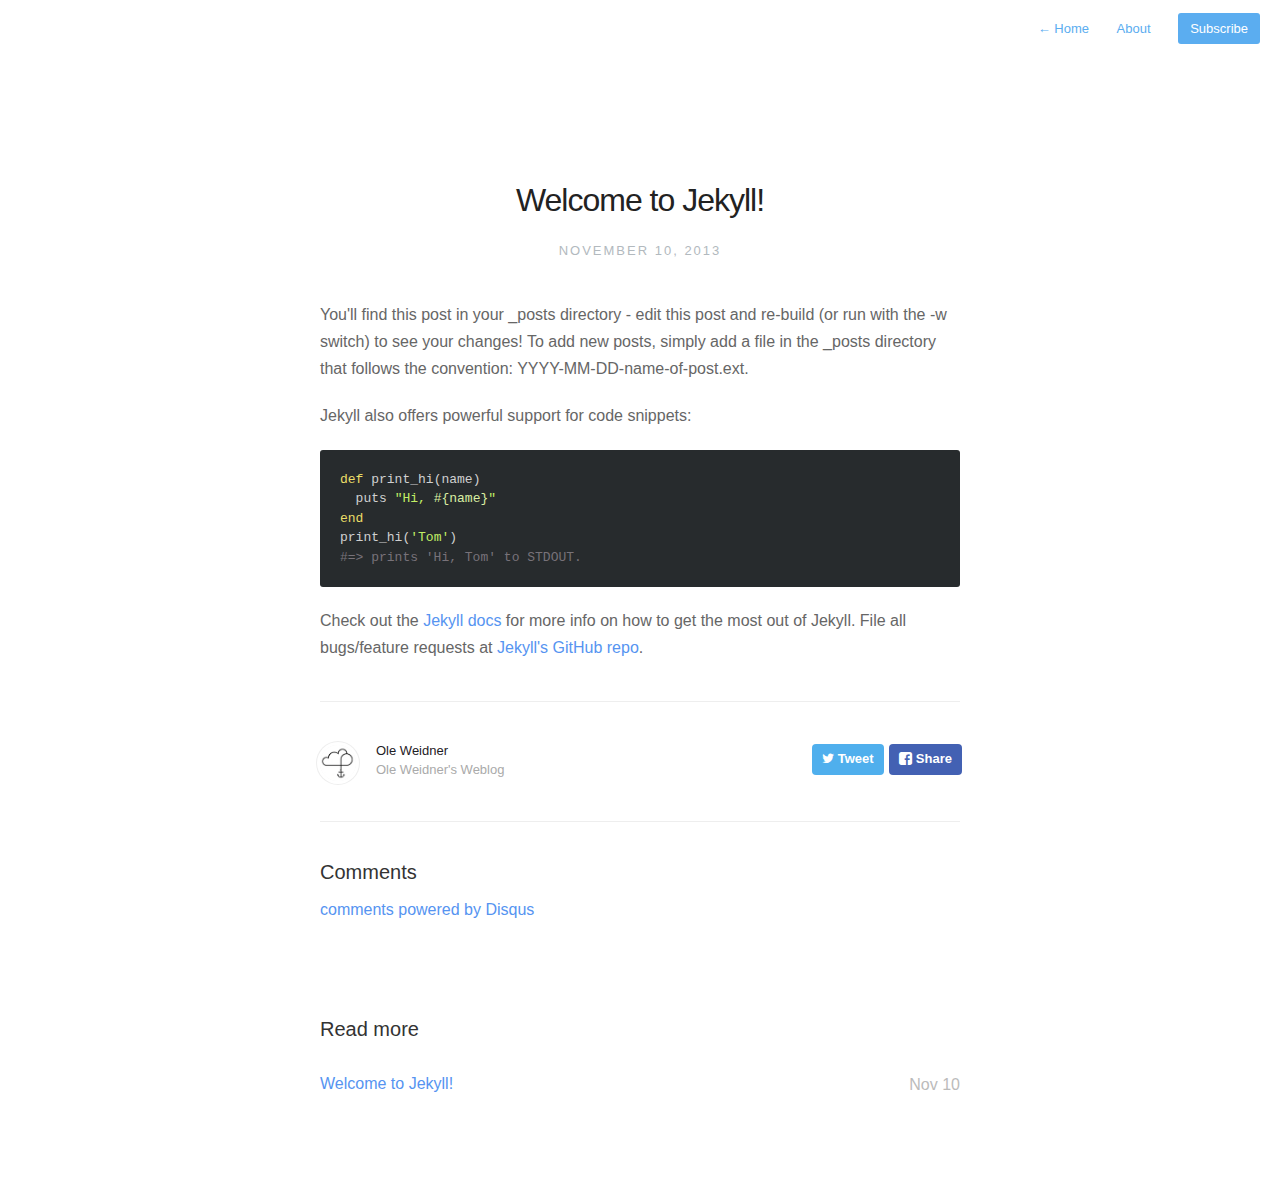
<file: blog/2013/welcome-to-jekyll/index.html>
<!DOCTYPE html>
<html lang="en">
<head>
  <meta charset="utf-8">
  <meta http-equiv="X-UA-Compatible" content="IE=edge,chrome=1">
  <meta name="viewport" content="width=device-width, initial-scale=1">

  <title>Eventually Consistent - Welcome to Jekyll!</title>
  <link rel="shortcut icon" href="/blog/assets/images/favicon.ico">
  <link rel="stylesheet" href="/blog/assets/css/style.css">
  <link rel="alternate" type="application/rss+xml" title="My Blog" href="/blog/rss.xml">
  <link rel="stylesheet" href="/blog/assets/css/highlight.css">
</head>
<body>

  <nav class="main-nav">
    
        <a href="/blog/"> <span class="arrow">←</span> Home </a>
    

    
        
            <a href="/blog/about">About </a>
        
    
    <a class="cta" href="/blog/feed.xml">Subscribe</a>
</nav>

  

  <section id="wrapper" class="">
    <article class="post">
    <header>
        <h1>Welcome to Jekyll!</h1>
        <h2 class="headline">November 10, 2013</h2>
    </header>
    <section id="post-body">
        <p>You&#39;ll find this post in your <code>_posts</code> directory - edit this post and re-build (or run with the <code>-w</code> switch) to see your changes!
To add new posts, simply add a file in the <code>_posts</code> directory that follows the convention: YYYY-MM-DD-name-of-post.ext.</p>

<p>Jekyll also offers powerful support for code snippets:</p>

<div class="highlight"><pre><code class="language-ruby" data-lang="ruby"><span class="k">def</span> <span class="nf">print_hi</span><span class="p">(</span><span class="nb">name</span><span class="p">)</span>
  <span class="nb">puts</span> <span class="s2">&quot;Hi, </span><span class="si">#{</span><span class="nb">name</span><span class="si">}</span><span class="s2">&quot;</span>
<span class="k">end</span>
<span class="n">print_hi</span><span class="p">(</span><span class="s1">&#39;Tom&#39;</span><span class="p">)</span>
<span class="c1">#=&gt; prints &#39;Hi, Tom&#39; to STDOUT.</span></code></pre></div>

<p>Check out the <a href="http://jekyllrb.com">Jekyll docs</a> for more info on how to get the most out of Jekyll. File all bugs/feature requests at <a href="https://github.com/mojombo/jekyll">Jekyll&#39;s GitHub repo</a>.</p>

    </section>
</article>
<footer id="post-meta" class="clearfix">
    <a href="http://twitter.com/oleweidner">
        <img class="avatar" src="/blog/assets/images/avatar.png">
        <div>
            <span class="dark">Ole Weidner</span>
            <span>Ole Weidner's Weblog</span>
        </div>
    </a>

    <section id="sharing">
        <a class="twitter" href="https://twitter.com/intent/tweet?text=http://oleweidner.com/2013/welcome-to-jekyll/ - Welcome to Jekyll! by @oleweidner"><span class="icon-twitter"> Tweet</span></a>

<a class="facebook" href="#" onclick="
    window.open(
      'https://www.facebook.com/sharer/sharer.php?u='+encodeURIComponent(location.href),
      'facebook-share-dialog',
      'width=626,height=436');
    return false;"><span class="icon-facebook-rect"> Share</span>
</a>

    </section>
</footer>

<!-- Disqus comments -->

    <div class="archive readmore">
        <h3>Comments</h3>
        <section class="disqus">
    <div id="disqus_thread"></div>
    <script type="text/javascript">
        var disqus_shortname = 'eventually-consistent';
        var disqus_developer = 0; // developer mode is on
        (function() {
            var dsq = document.createElement('script'); dsq.type = 'text/javascript'; dsq.async = true;
            dsq.src = '//' + disqus_shortname + '.disqus.com/embed.js';
            (document.getElementsByTagName('head')[0] || document.getElementsByTagName('body')[0]).appendChild(dsq);
        })();
    </script>
    <noscript>Please enable JavaScript to view the <a href="http://disqus.com/?ref_noscript">comments powered by Disqus.</a></noscript>
    <a href="http://disqus.com" class="dsq-brlink">comments powered by <span class="logo-disqus">Disqus</span></a>
</section>
    </div>


<!-- Archive post list -->

    <ul id="post-list" class="archive readmore">
        <h3>Read more</h3>
        
            <li>
                <a href="/blog/2013/welcome-to-jekyll/">Welcome to Jekyll!<aside class="dates">Nov 10</aside></a>
            </li>
        
    </ul>





  </section>

  <script src="https://ajax.googleapis.com/ajax/libs/jquery/2.1.1/jquery.min.js"></script>
  <script src="/blog/assets/js/main.js"></script>
  <script src="/blog/assets/js/highlight.js"></script>
  <script>hljs.initHighlightingOnLoad();</script>

  <script>
    (function(i,s,o,g,r,a,m){i['GoogleAnalyticsObject']=r;i[r]=i[r]||function(){
    (i[r].q=i[r].q||[]).push(arguments)},i[r].l=1*new Date();a=s.createElement(o),
    m=s.getElementsByTagName(o)[0];a.async=1;a.src=g;m.parentNode.insertBefore(a,m)
    })(window,document,'script','//www.google-analytics.com/analytics.js','ga');

    ga('create', 'UA-50420430-1', 'auto');
    ga('send', 'pageview');
  </script>
</body>
</html>
</file>
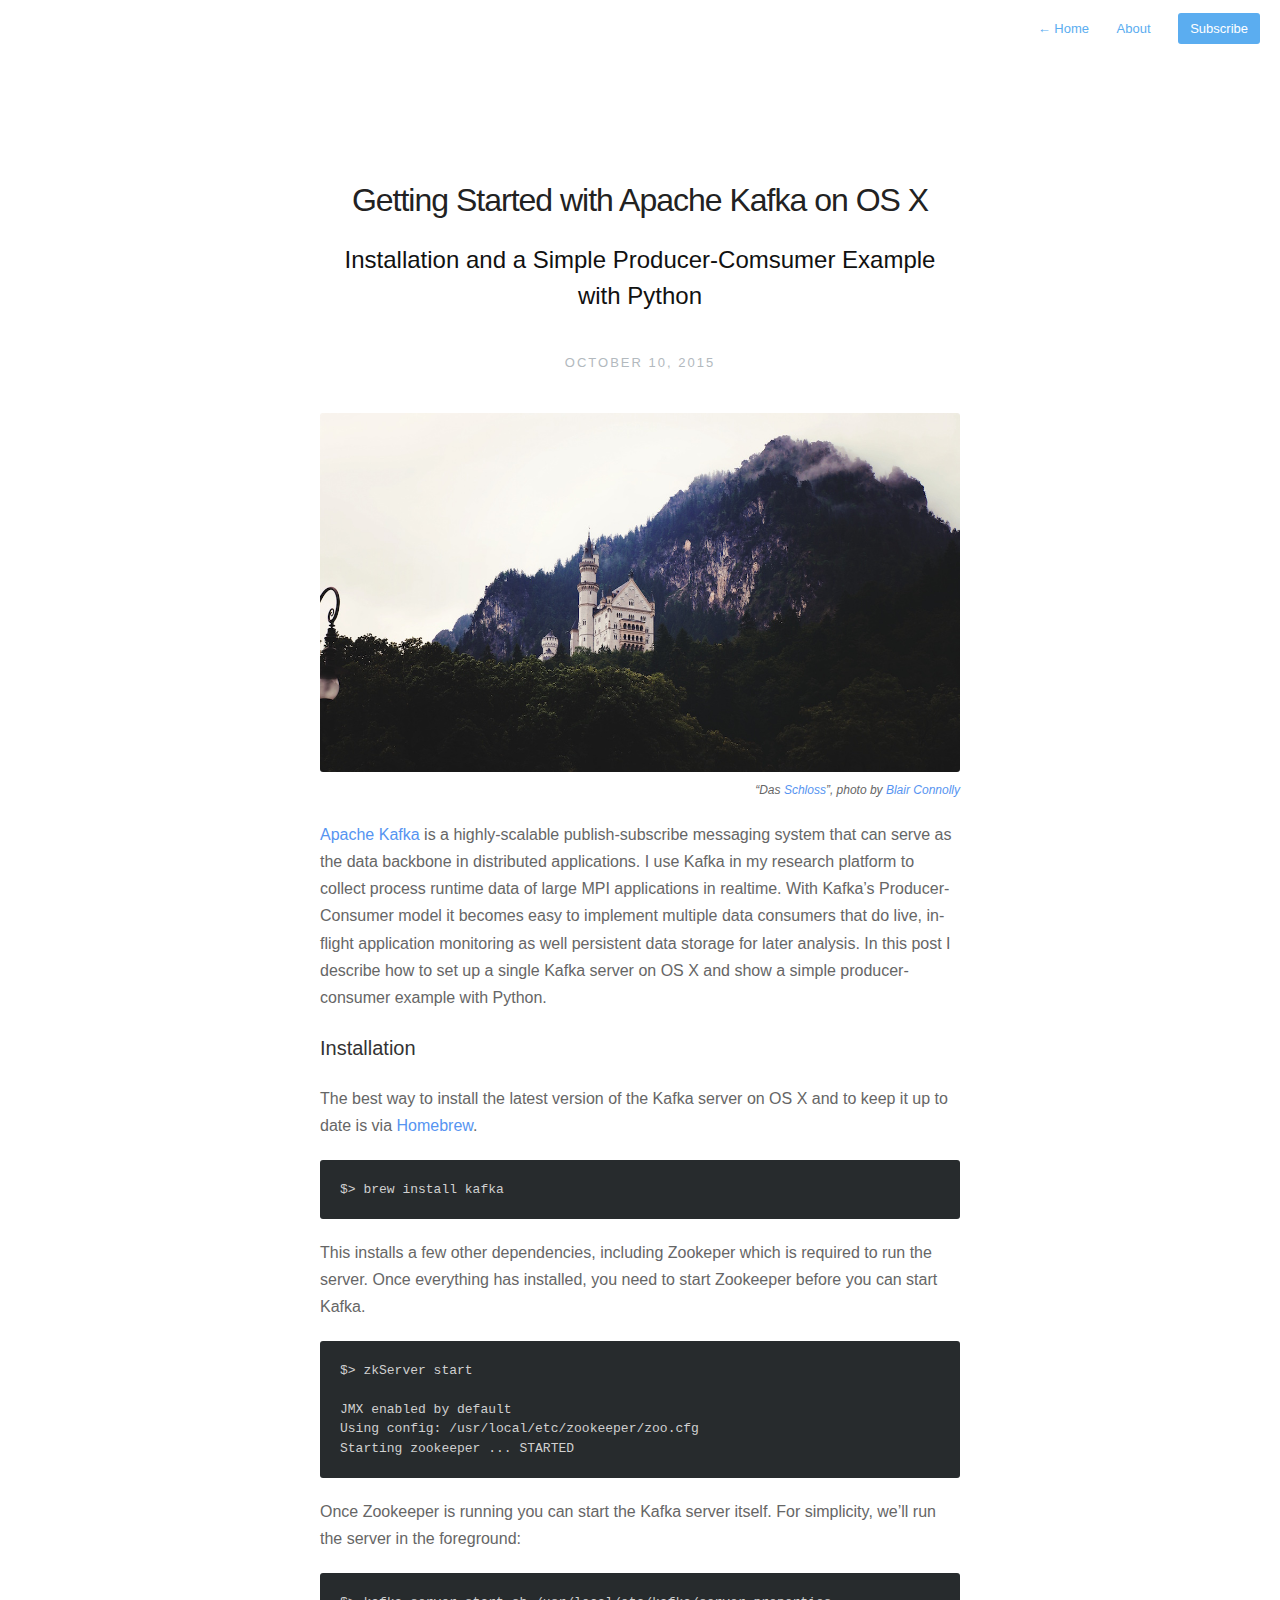
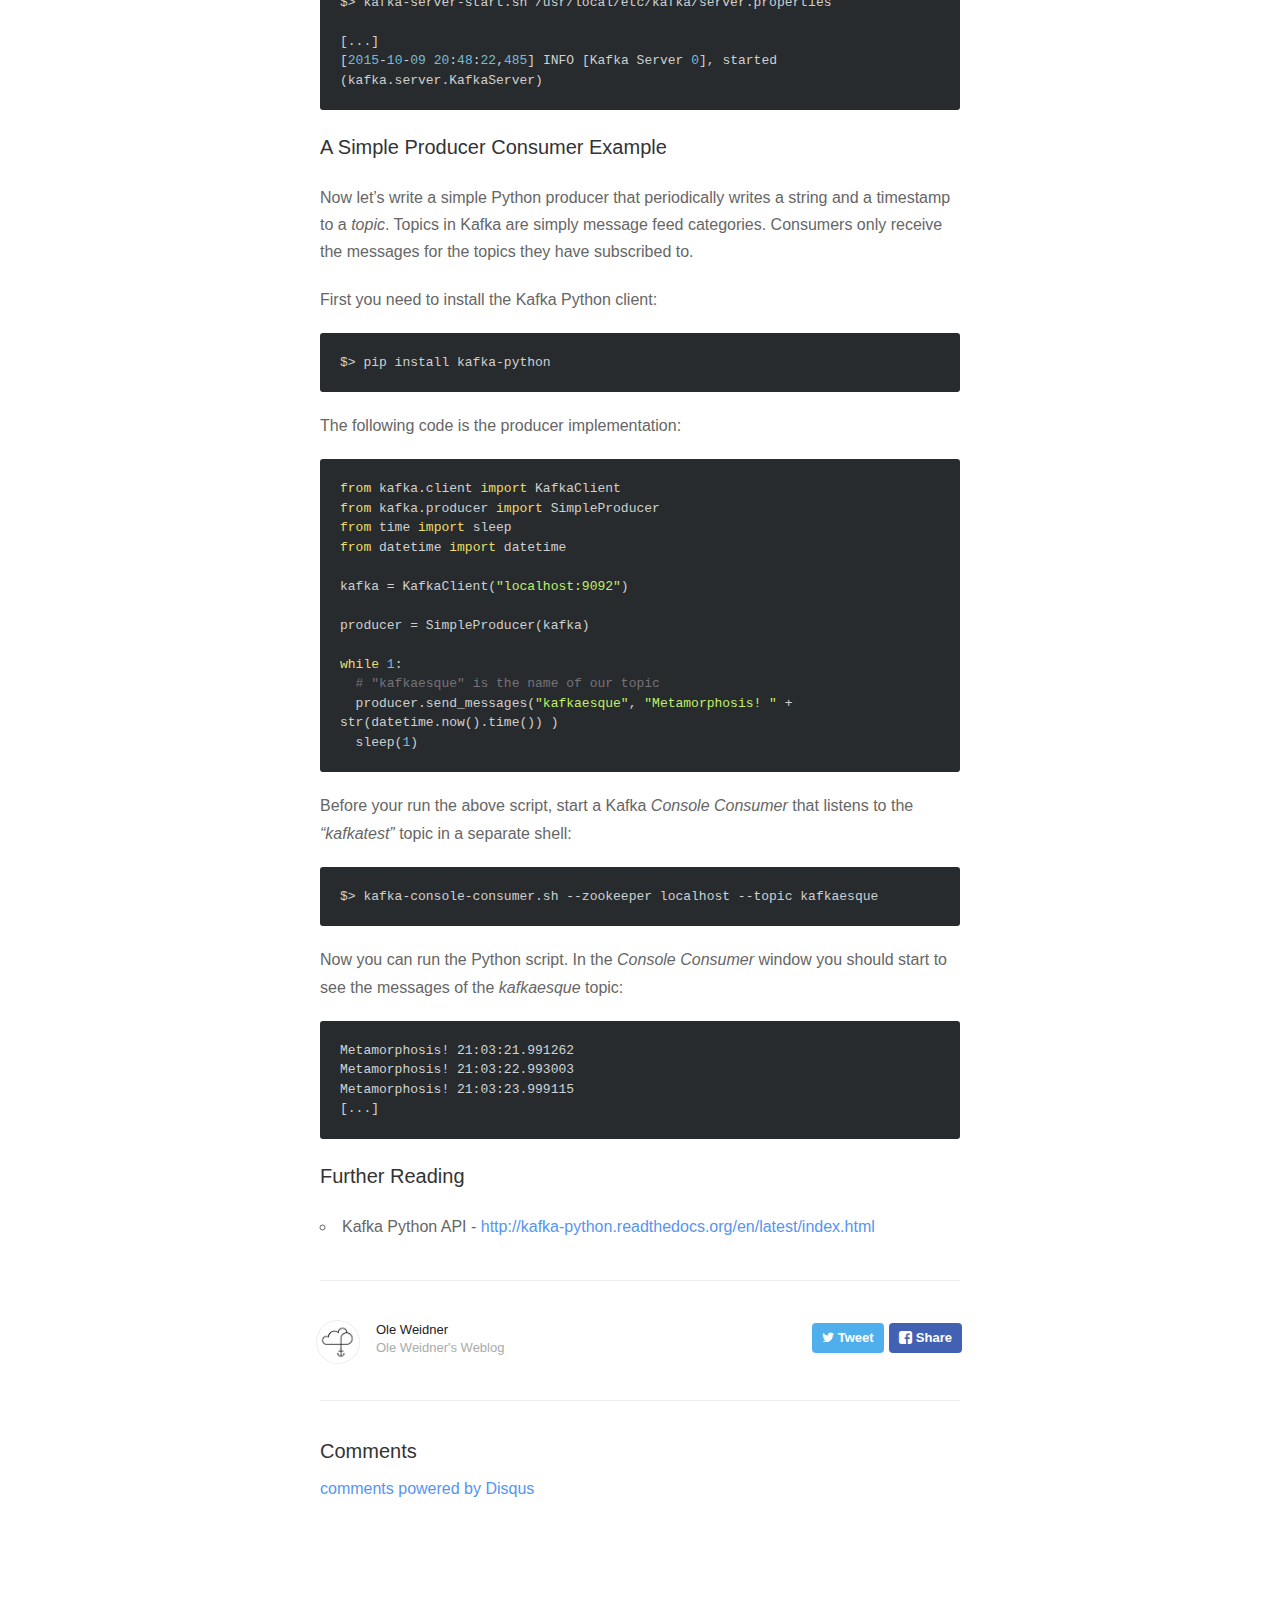
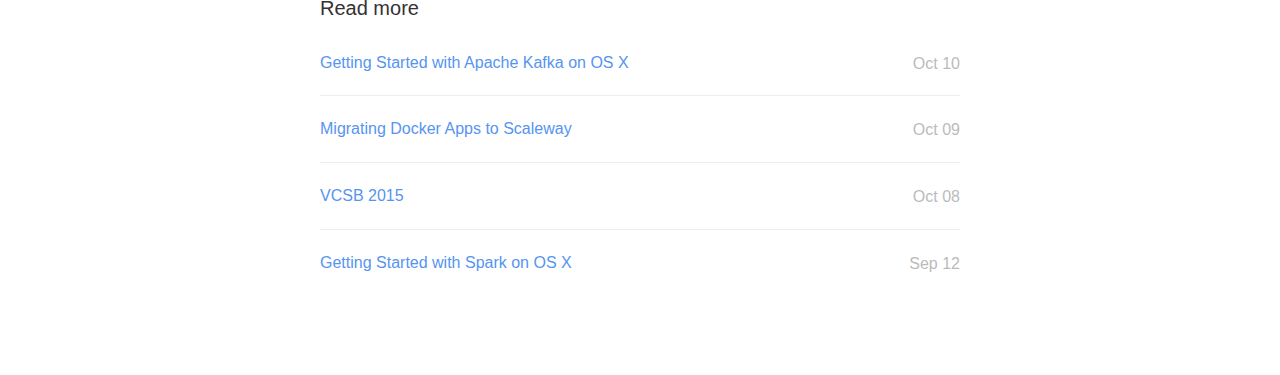
<file: blog/2015/getting-started-with-kafka-on-osx/index.html>
<!DOCTYPE html>
<html lang="en">
<head>
  <meta charset="utf-8">
  <meta http-equiv="X-UA-Compatible" content="IE=edge,chrome=1">
  <meta name="viewport" content="width=device-width, initial-scale=1">

  <title>Eventually Consistent - Getting Started with Apache Kafka on OS X</title>
  <link rel="shortcut icon" href="/blog/assets/images/favicon.ico">
  <link rel="stylesheet" href="/blog/assets/css/style.css">
  <link rel="alternate" type="application/rss+xml" title="My Blog" href="/blog/rss.xml">
  <link rel="stylesheet" href="/blog/assets/css/highlight.css">
</head>
<body>

  <nav class="main-nav">
    
        <a href="/blog/"> <span class="arrow">←</span> Home </a>
    

    
        
            <a href="http://oleweidner.com">About </a>
        
    
    <a class="cta" href="/blog/feed.xml">Subscribe</a>
</nav>


  

  <section id="wrapper" class="">
    <article class="post">
    <header>
        <h1>Getting Started with Apache Kafka on OS X</h1>
        <h2>Installation and a Simple Producer-Comsumer Example with Python</h2>

        <h2 class="headline">October 10, 2015</h2>
    </header>
    <section id="post-body">
        <p><img src="/blog//assets/images/splash/photo-1415757463766-a0ff23175cd4.jpg" alt="Cassandra" />
<em class="image-caption">“Das <a href="https://en.wikipedia.org/wiki/The_Castle_(novel)">Schloss</a>”, photo by <a href="https://unsplash.com/polarblair">Blair Connolly</a></em></p>

<p><a href="kafka">Apache Kafka</a> is a highly-scalable publish-subscribe messaging system that can serve as
the data backbone in distributed applications. I use Kafka in my research platform to collect
process runtime data of large MPI applications in realtime. With Kafka’s Producer-Consumer
model it becomes easy to implement multiple data consumers that do live, in-flight application
monitoring as well persistent data storage for later analysis. In this post I describe how to set
up a single Kafka server on OS X and show a simple producer-consumer example with Python.</p>

<h3 id="installation">Installation</h3>

<p>The best way to install the latest version of the Kafka server on OS X and to keep it up to
date is via <a href="http://brew.sh">Homebrew</a>.</p>

<pre><code class="language-bash">$&gt; brew install kafka
</code></pre>

<p>This installs a few other dependencies, including Zookeper which is required to run the server.
Once everything has installed, you need to start Zookeeper before you can start Kafka.</p>

<pre><code class="language-bash">$&gt; zkServer start

JMX enabled by default
Using config: /usr/local/etc/zookeeper/zoo.cfg
Starting zookeeper ... STARTED
</code></pre>

<p>Once Zookeeper is running you can start the Kafka server itself. For
simplicity, we’ll run the server in the foreground:</p>

<pre><code class="language-bash">$&gt; kafka-server-start.sh /usr/local/etc/kafka/server.properties

[...]
[2015-10-09 20:48:22,485] INFO [Kafka Server 0], started (kafka.server.KafkaServer)
</code></pre>

<h3 id="a-simple-producer-consumer-example">A Simple Producer Consumer Example</h3>

<p>Now let’s write a simple Python producer that periodically writes a string and a timestamp to a <em>topic</em>. Topics in
Kafka are simply message feed categories. Consumers only receive the messages for the topics they
have subscribed to.</p>

<p>First you need to install the Kafka Python client:</p>

<pre><code class="language-bash">$&gt; pip install kafka-python
</code></pre>

<p>The following code is the producer implementation:</p>

<pre><code class="language-python">from kafka.client import KafkaClient
from kafka.producer import SimpleProducer
from time import sleep
from datetime import datetime

kafka = KafkaClient("localhost:9092")

producer = SimpleProducer(kafka)

while 1:
  # "kafkaesque" is the name of our topic
  producer.send_messages("kafkaesque", "Metamorphosis! " + str(datetime.now().time()) )
  sleep(1)
</code></pre>

<p>Before your run the above script, start a Kafka <em>Console Consumer</em> that listens to the <em>“kafkatest”</em> topic in a separate shell:</p>

<pre><code class="language-bash">$&gt; kafka-console-consumer.sh --zookeeper localhost --topic kafkaesque
</code></pre>

<p>Now you can run the Python script. In the <em>Console Consumer</em> window you should start to see the messages of the <em>kafkaesque</em> topic:</p>

<pre><code class="language-none">Metamorphosis! 21:03:21.991262
Metamorphosis! 21:03:22.993003
Metamorphosis! 21:03:23.999115
[...]
</code></pre>

<h3 id="further-reading">Further Reading</h3>

<ul>
  <li>Kafka Python API - <a href="http://kafka-python.readthedocs.org/en/latest/index.html">http://kafka-python.readthedocs.org/en/latest/index.html</a></li>
</ul>


    </section>
</article>
<footer id="post-meta" class="clearfix">
    <a href="http://twitter.com/oleweidner">
        <img class="avatar" src="/blog/assets/images/avatar.png">
        <div>
            <span class="dark">Ole Weidner</span>
            <span>Ole Weidner's Weblog</span>
        </div>
    </a>

    <section id="sharing">
        <a class="twitter" href="https://twitter.com/intent/tweet?text=http://oleweidner.com/2015/getting-started-with-kafka-on-osx/ - Getting Started with Apache Kafka on OS X by @oleweidner"><span class="icon-twitter"> Tweet</span></a>

<a class="facebook" href="#" onclick="
    window.open(
      'https://www.facebook.com/sharer/sharer.php?u='+encodeURIComponent(location.href),
      'facebook-share-dialog',
      'width=626,height=436');
    return false;"><span class="icon-facebook-rect"> Share</span>
</a>

    </section>
</footer>

<!-- Disqus comments -->

    <div class="archive readmore">
        <h3>Comments</h3>
        <section class="disqus">
    <div id="disqus_thread"></div>
    <script type="text/javascript">
        var disqus_shortname = 'eventually-consistent';
        var disqus_developer = 0; // developer mode is on
        (function() {
            var dsq = document.createElement('script'); dsq.type = 'text/javascript'; dsq.async = true;
            dsq.src = '//' + disqus_shortname + '.disqus.com/embed.js';
            (document.getElementsByTagName('head')[0] || document.getElementsByTagName('body')[0]).appendChild(dsq);
        })();
    </script>
    <noscript>Please enable JavaScript to view the <a href="http://disqus.com/?ref_noscript">comments powered by Disqus.</a></noscript>
    <a href="http://disqus.com" class="dsq-brlink">comments powered by <span class="logo-disqus">Disqus</span></a>
</section>
    </div>


<!-- Archive post list -->

    <ul id="post-list" class="archive readmore">
        <h3>Read more</h3>
        
            <li>
                <a href="/blog/2015/getting-started-with-kafka-on-osx/">Getting Started with Apache Kafka on OS X<aside class="dates">Oct 10</aside></a>
            </li>
        
            <li>
                <a href="/blog/2015/migrating-docker-apps-to-scaleway/">Migrating Docker Apps to Scaleway<aside class="dates">Oct 09</aside></a>
            </li>
        
            <li>
                <a href="/blog/2015/vintag-computing-festival-berlin/">VCSB 2015<aside class="dates">Oct 08</aside></a>
            </li>
        
            <li>
                <a href="/blog/2015/getting-started-with-spark-on-osx/">Getting Started with Spark on OS X<aside class="dates">Sep 12</aside></a>
            </li>
        
    </ul>


  </section>

  <script src="https://ajax.googleapis.com/ajax/libs/jquery/2.1.1/jquery.min.js"></script>
  <script src="/blog/assets/js/main.js"></script>
  <script src="/blog/assets/js/highlight.js"></script>
  <script>hljs.initHighlightingOnLoad();</script>

  <script>
    (function(i,s,o,g,r,a,m){i['GoogleAnalyticsObject']=r;i[r]=i[r]||function(){
    (i[r].q=i[r].q||[]).push(arguments)},i[r].l=1*new Date();a=s.createElement(o),
    m=s.getElementsByTagName(o)[0];a.async=1;a.src=g;m.parentNode.insertBefore(a,m)
    })(window,document,'script','//www.google-analytics.com/analytics.js','ga');

    ga('create', 'UA-50420430-1', 'auto');
    ga('send', 'pageview');
  </script>
</body>
</html>
</file>
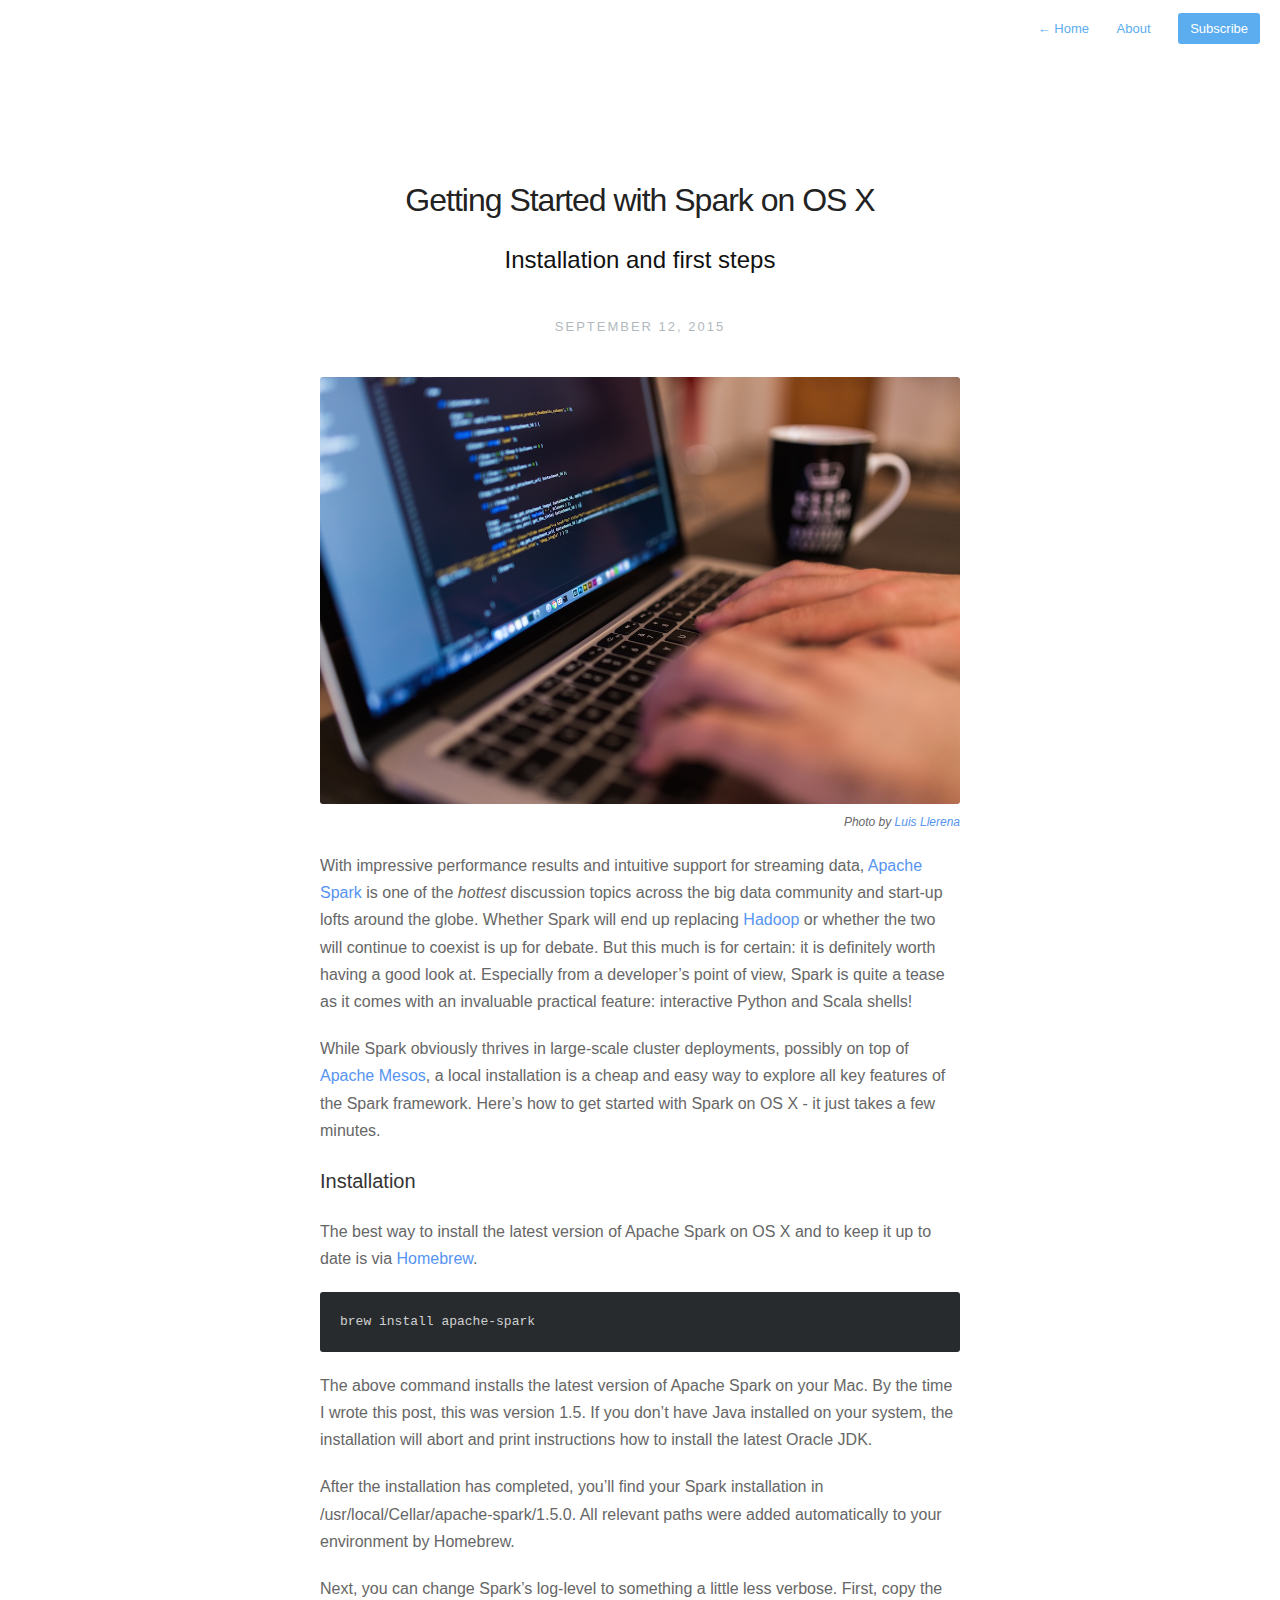
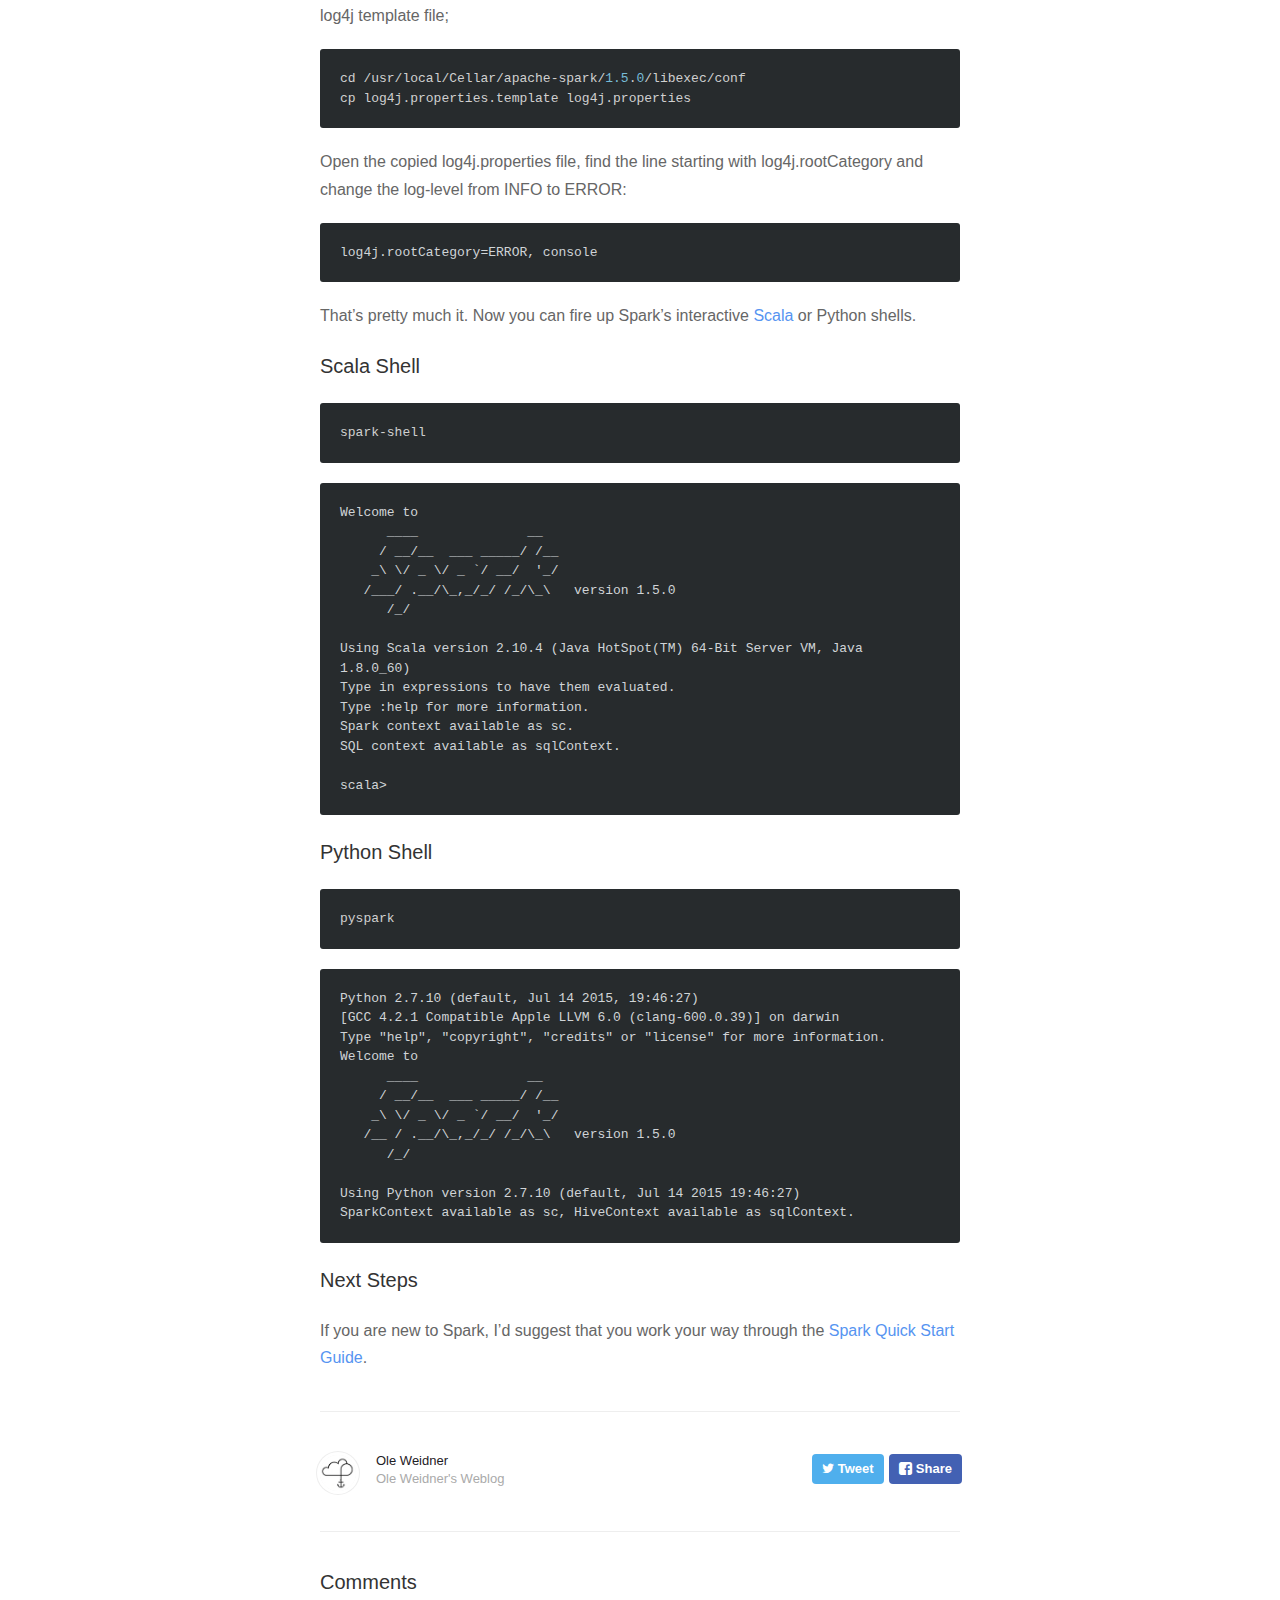
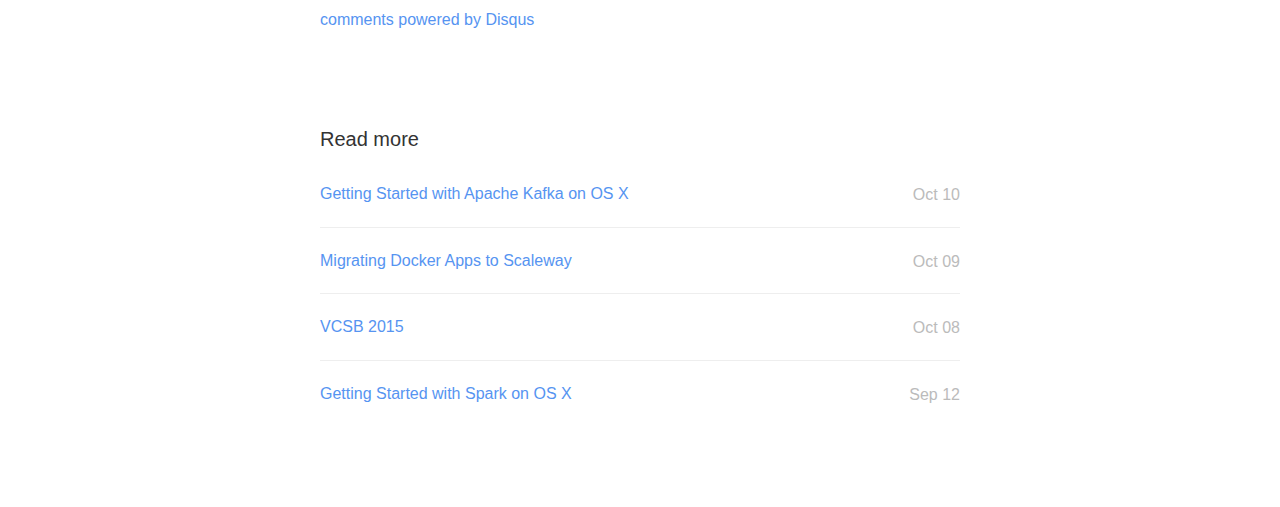
<file: blog/2015/getting-started-with-spark-on-osx/index.html>
<!DOCTYPE html>
<html lang="en">
<head>
  <meta charset="utf-8">
  <meta http-equiv="X-UA-Compatible" content="IE=edge,chrome=1">
  <meta name="viewport" content="width=device-width, initial-scale=1">

  <title>Eventually Consistent - Getting Started with Spark on OS X</title>
  <link rel="shortcut icon" href="/blog/assets/images/favicon.ico">
  <link rel="stylesheet" href="/blog/assets/css/style.css">
  <link rel="alternate" type="application/rss+xml" title="My Blog" href="/blog/rss.xml">
  <link rel="stylesheet" href="/blog/assets/css/highlight.css">
</head>
<body>

  <nav class="main-nav">
    
        <a href="/blog/"> <span class="arrow">←</span> Home </a>
    

    
        
            <a href="http://oleweidner.com">About </a>
        
    
    <a class="cta" href="/blog/feed.xml">Subscribe</a>
</nav>


  

  <section id="wrapper" class="">
    <article class="post">
    <header>
        <h1>Getting Started with Spark on OS X</h1>
        <h2>Installation and first steps</h2>

        <h2 class="headline">September 12, 2015</h2>
    </header>
    <section id="post-body">
        <p><img src="/blog//assets/images/splash/photo-1429051883746-afd9d56fbdaf.jpg" alt="Apache Spark" />
<em class="image-caption">Photo by <a href="https://unsplash.com/negativespace">Luis Llerena</a></em></p>

<p>With impressive performance results and intuitive support for streaming data,
<a href="http://spark.apache.org">Apache Spark</a> is one of the <em>hottest</em> discussion topics across the big data community
and start-up lofts around the globe.
Whether Spark will end up replacing <a href="https://hadoop.apache.org/">Hadoop</a> or whether the two will continue to coexist
is up for debate.
But this much is for certain: it is definitely worth having a good look at. Especially
from a developer’s point of view, Spark is quite a tease as it comes with an invaluable practical
feature: interactive Python and Scala shells!</p>

<p>While Spark obviously thrives in large-scale cluster deployments,
possibly on top of <a href="http://mesos.apache.org/">Apache Mesos</a>, a local installation is a cheap and easy
way to explore all key features of the Spark framework. Here’s how to get started
with Spark on OS X - it just takes a few minutes.</p>

<h3 id="installation">Installation</h3>

<p>The best way to install the latest version of Apache Spark
on OS X and to keep it up to date is via <a href="http://brew.sh/">Homebrew</a>.</p>

<pre><code class="language-bash">brew install apache-spark
</code></pre>

<p>The above command installs the latest version of Apache Spark
on your Mac. By the time I wrote this post, this was version 1.5.
If you don’t have Java installed on your system, the installation
will abort and print instructions how to install
the latest Oracle JDK.</p>

<p>After the installation has completed, you’ll find your Spark
installation in <code>/usr/local/Cellar/apache-spark/1.5.0</code>. All relevant
paths were added automatically to your environment by Homebrew.</p>

<p>Next, you can change Spark’s log-level to something a little less
verbose. First, copy the log4j template file;</p>

<pre><code class="language-bash">cd /usr/local/Cellar/apache-spark/1.5.0/libexec/conf
cp log4j.properties.template log4j.properties
</code></pre>

<p>Open the copied <code>log4j.properties</code> file, find the line starting with
<code>log4j.rootCategory</code> and change the log-level from <code>INFO</code> to <code>ERROR</code>:</p>

<pre><code class="language-none">log4j.rootCategory=ERROR, console
</code></pre>

<p>That’s pretty much it. Now you can fire up Spark’s interactive <a href="http://www.scala-lang.org/">Scala</a> or
Python shells.</p>

<h3 id="scala-shell">Scala Shell</h3>

<pre><code class="language-bash">spark-shell
</code></pre>

<pre><code class="language-none">Welcome to
      ____              __
     / __/__  ___ _____/ /__
    _\ \/ _ \/ _ `/ __/  '_/
   /___/ .__/\_,_/_/ /_/\_\   version 1.5.0
      /_/

Using Scala version 2.10.4 (Java HotSpot(TM) 64-Bit Server VM, Java 1.8.0_60)
Type in expressions to have them evaluated.
Type :help for more information.
Spark context available as sc.
SQL context available as sqlContext.

scala&gt;
</code></pre>

<h3 id="python-shell">Python Shell</h3>
<pre><code class="language-bash">pyspark
</code></pre>

<pre><code class="language-none">Python 2.7.10 (default, Jul 14 2015, 19:46:27)
[GCC 4.2.1 Compatible Apple LLVM 6.0 (clang-600.0.39)] on darwin
Type "help", "copyright", "credits" or "license" for more information.
Welcome to
      ____              __
     / __/__  ___ _____/ /__
    _\ \/ _ \/ _ `/ __/  '_/
   /__ / .__/\_,_/_/ /_/\_\   version 1.5.0
      /_/

Using Python version 2.7.10 (default, Jul 14 2015 19:46:27)
SparkContext available as sc, HiveContext available as sqlContext.
</code></pre>

<h3 id="next-steps">Next Steps</h3>

<p>If you are new to Spark, I’d suggest that you work your way
through the <a href="http://spark.apache.org/docs/latest/quick-start.html">Spark Quick Start Guide</a>.</p>


    </section>
</article>
<footer id="post-meta" class="clearfix">
    <a href="http://twitter.com/oleweidner">
        <img class="avatar" src="/blog/assets/images/avatar.png">
        <div>
            <span class="dark">Ole Weidner</span>
            <span>Ole Weidner's Weblog</span>
        </div>
    </a>

    <section id="sharing">
        <a class="twitter" href="https://twitter.com/intent/tweet?text=http://oleweidner.com/2015/getting-started-with-spark-on-osx/ - Getting Started with Spark on OS X by @oleweidner"><span class="icon-twitter"> Tweet</span></a>

<a class="facebook" href="#" onclick="
    window.open(
      'https://www.facebook.com/sharer/sharer.php?u='+encodeURIComponent(location.href),
      'facebook-share-dialog',
      'width=626,height=436');
    return false;"><span class="icon-facebook-rect"> Share</span>
</a>

    </section>
</footer>

<!-- Disqus comments -->

    <div class="archive readmore">
        <h3>Comments</h3>
        <section class="disqus">
    <div id="disqus_thread"></div>
    <script type="text/javascript">
        var disqus_shortname = 'eventually-consistent';
        var disqus_developer = 0; // developer mode is on
        (function() {
            var dsq = document.createElement('script'); dsq.type = 'text/javascript'; dsq.async = true;
            dsq.src = '//' + disqus_shortname + '.disqus.com/embed.js';
            (document.getElementsByTagName('head')[0] || document.getElementsByTagName('body')[0]).appendChild(dsq);
        })();
    </script>
    <noscript>Please enable JavaScript to view the <a href="http://disqus.com/?ref_noscript">comments powered by Disqus.</a></noscript>
    <a href="http://disqus.com" class="dsq-brlink">comments powered by <span class="logo-disqus">Disqus</span></a>
</section>
    </div>


<!-- Archive post list -->

    <ul id="post-list" class="archive readmore">
        <h3>Read more</h3>
        
            <li>
                <a href="/blog/2015/getting-started-with-kafka-on-osx/">Getting Started with Apache Kafka on OS X<aside class="dates">Oct 10</aside></a>
            </li>
        
            <li>
                <a href="/blog/2015/migrating-docker-apps-to-scaleway/">Migrating Docker Apps to Scaleway<aside class="dates">Oct 09</aside></a>
            </li>
        
            <li>
                <a href="/blog/2015/vintag-computing-festival-berlin/">VCSB 2015<aside class="dates">Oct 08</aside></a>
            </li>
        
            <li>
                <a href="/blog/2015/getting-started-with-spark-on-osx/">Getting Started with Spark on OS X<aside class="dates">Sep 12</aside></a>
            </li>
        
    </ul>


  </section>

  <script src="https://ajax.googleapis.com/ajax/libs/jquery/2.1.1/jquery.min.js"></script>
  <script src="/blog/assets/js/main.js"></script>
  <script src="/blog/assets/js/highlight.js"></script>
  <script>hljs.initHighlightingOnLoad();</script>

  <script>
    (function(i,s,o,g,r,a,m){i['GoogleAnalyticsObject']=r;i[r]=i[r]||function(){
    (i[r].q=i[r].q||[]).push(arguments)},i[r].l=1*new Date();a=s.createElement(o),
    m=s.getElementsByTagName(o)[0];a.async=1;a.src=g;m.parentNode.insertBefore(a,m)
    })(window,document,'script','//www.google-analytics.com/analytics.js','ga');

    ga('create', 'UA-50420430-1', 'auto');
    ga('send', 'pageview');
  </script>
</body>
</html>
</file>
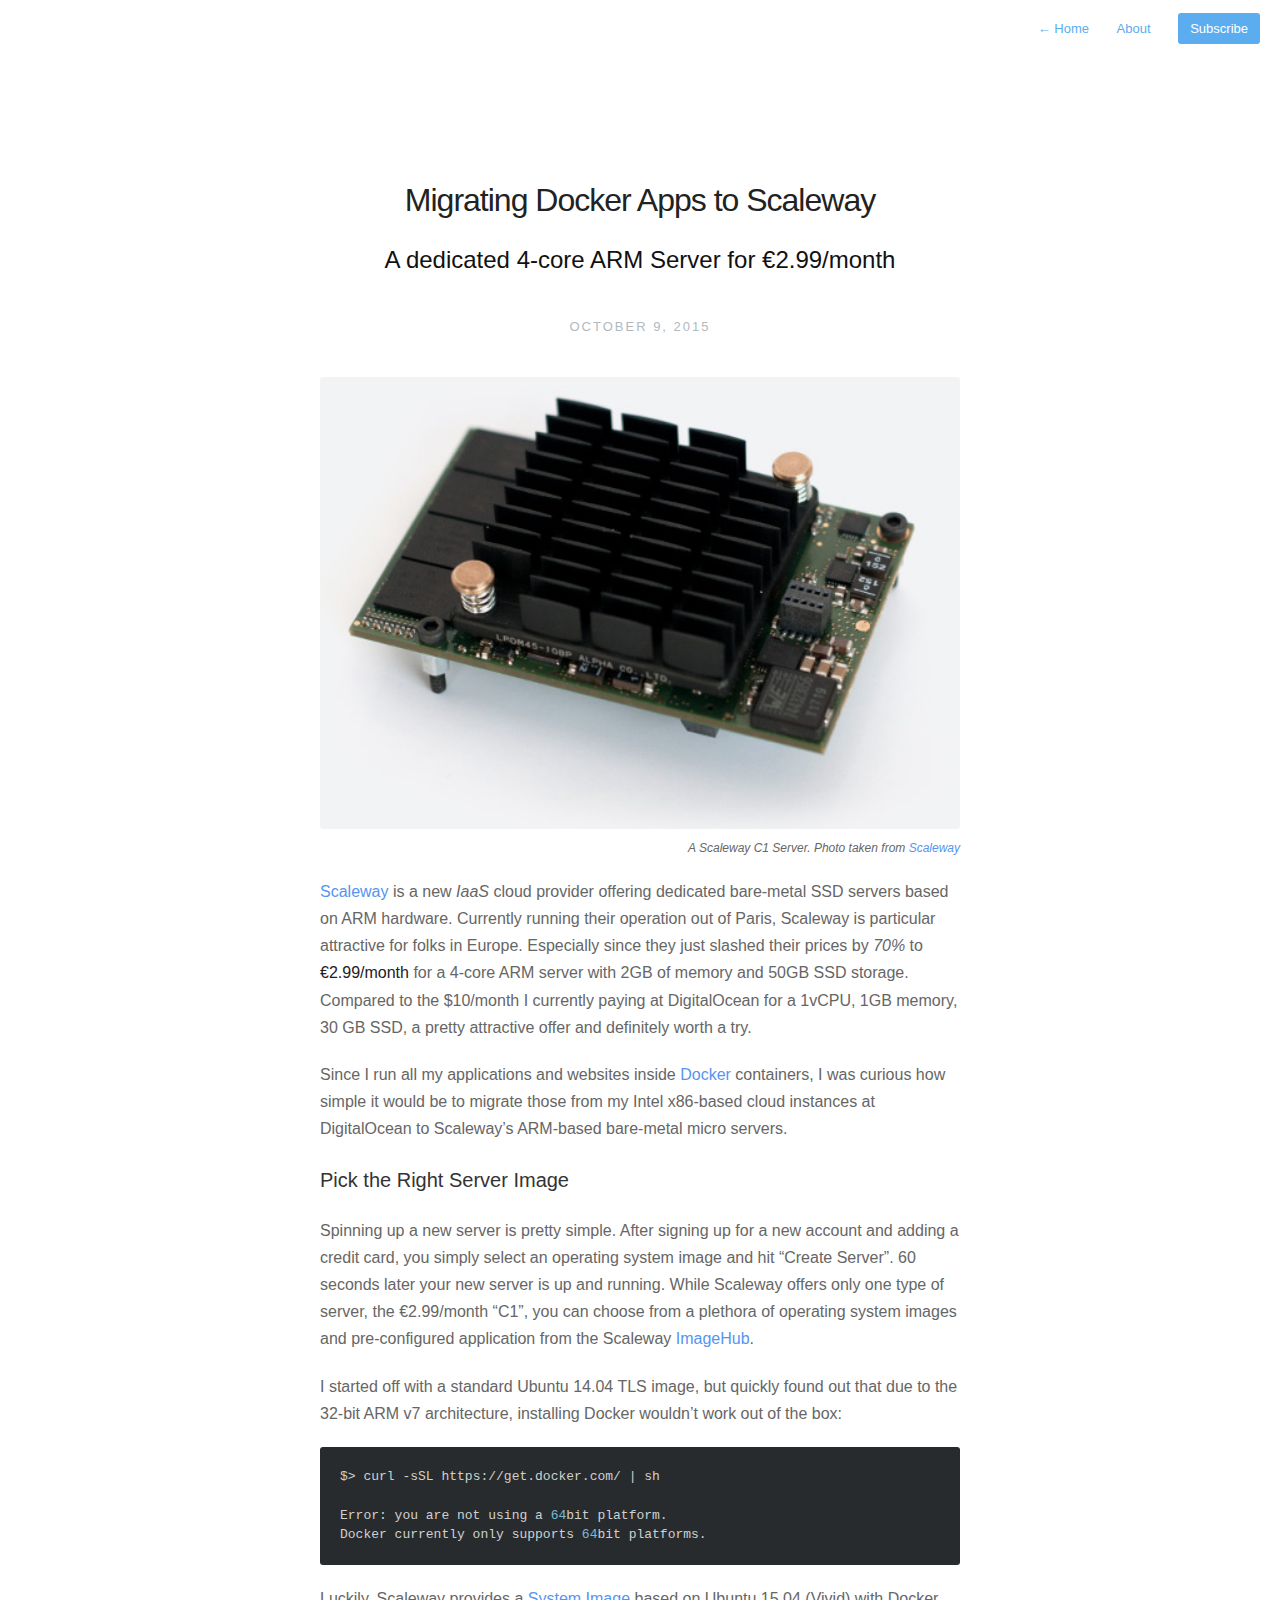
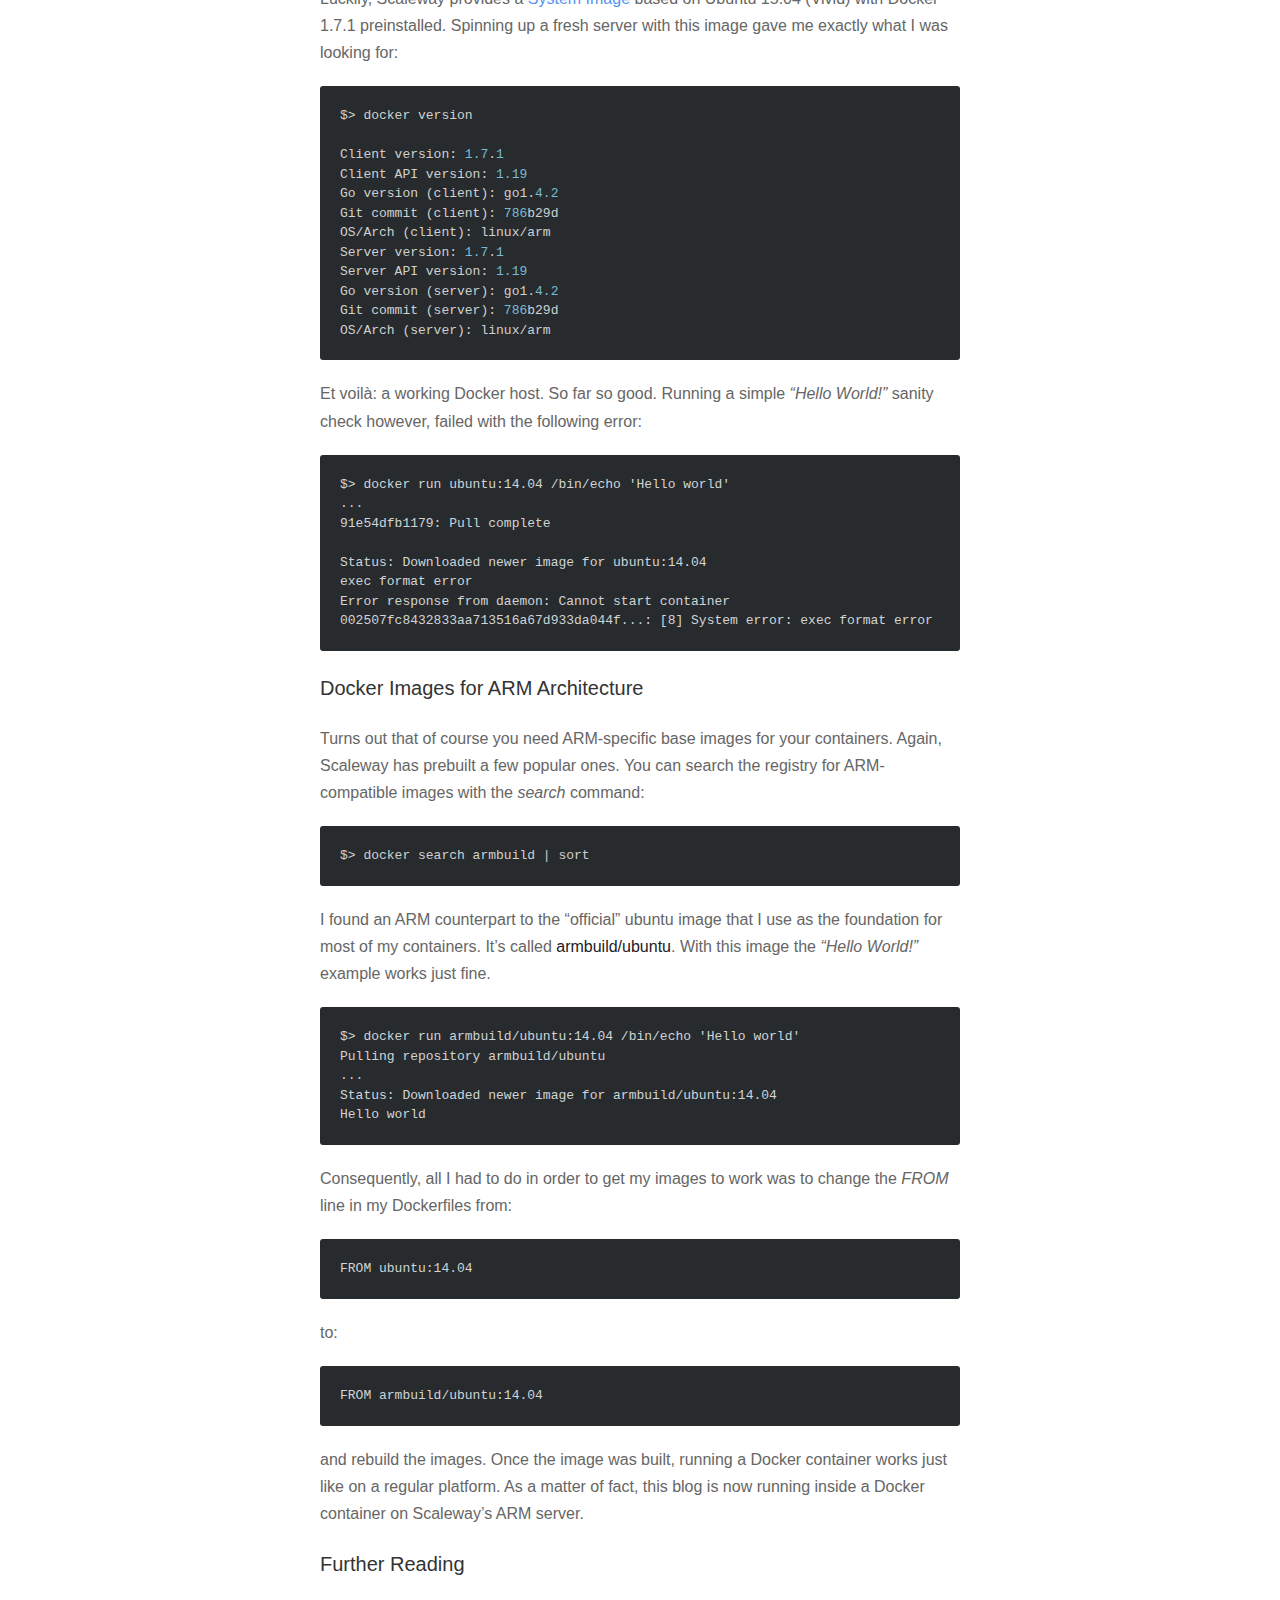
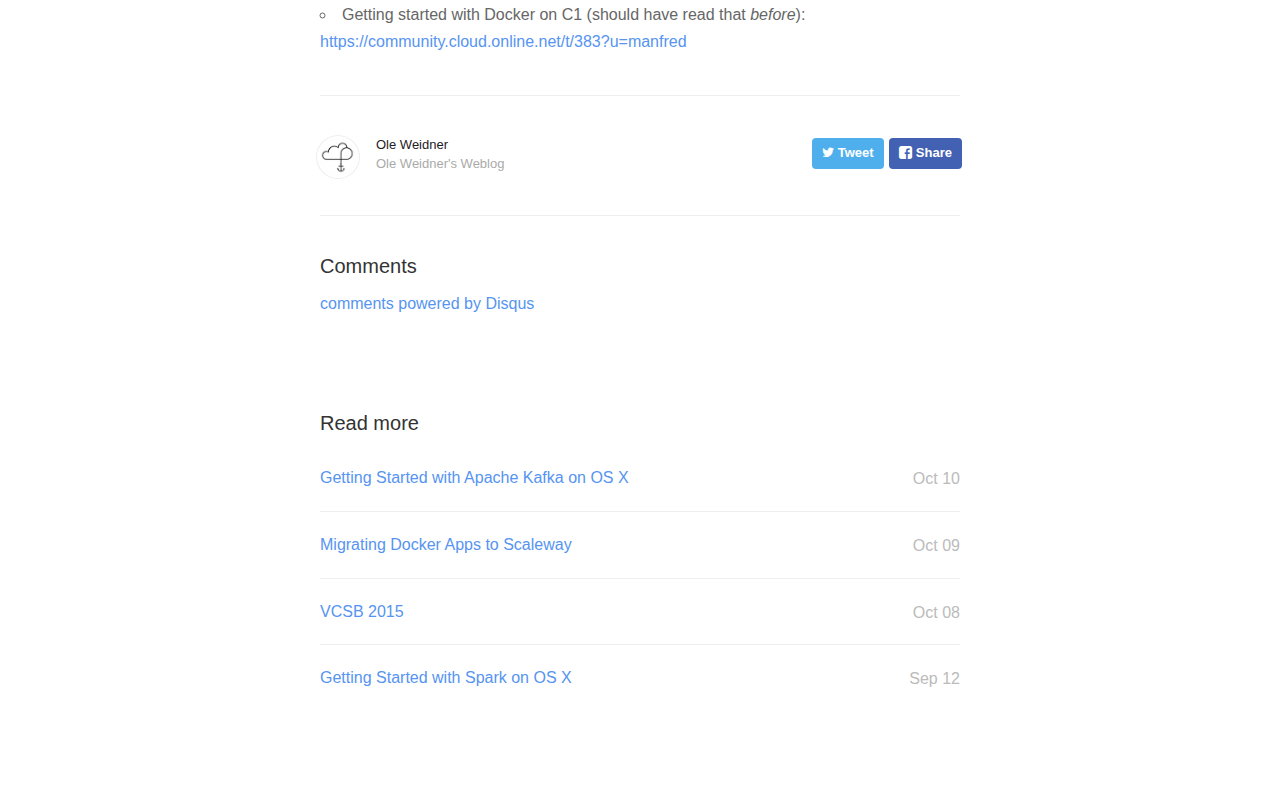
<file: blog/2015/migrating-docker-apps-to-scaleway/index.html>
<!DOCTYPE html>
<html lang="en">
<head>
  <meta charset="utf-8">
  <meta http-equiv="X-UA-Compatible" content="IE=edge,chrome=1">
  <meta name="viewport" content="width=device-width, initial-scale=1">

  <title>Eventually Consistent - Migrating Docker Apps to Scaleway</title>
  <link rel="shortcut icon" href="/blog/assets/images/favicon.ico">
  <link rel="stylesheet" href="/blog/assets/css/style.css">
  <link rel="alternate" type="application/rss+xml" title="My Blog" href="/blog/rss.xml">
  <link rel="stylesheet" href="/blog/assets/css/highlight.css">
</head>
<body>

  <nav class="main-nav">
    
        <a href="/blog/"> <span class="arrow">←</span> Home </a>
    

    
        
            <a href="http://oleweidner.com">About </a>
        
    
    <a class="cta" href="/blog/feed.xml">Subscribe</a>
</nav>


  

  <section id="wrapper" class="">
    <article class="post">
    <header>
        <h1>Migrating Docker Apps to Scaleway</h1>
        <h2>A dedicated 4-core ARM Server for €2.99/month</h2>

        <h2 class="headline">October 9, 2015</h2>
    </header>
    <section id="post-body">
        <p><img src="/blog//assets/images/posts/scaleway-c1.jpg" alt="Apache Spark" />
<em class="image-caption">A Scaleway C1 Server. Photo taken from <a href="https://www.scaleway.com/">Scaleway</a></em></p>

<p><a href="https://scaleway.com">Scaleway</a> is a new <em>IaaS</em> cloud provider offering dedicated bare-metal SSD servers based
on ARM hardware. Currently running their operation out of Paris, Scaleway is particular attractive for folks
in Europe. Especially since they just slashed their prices by <em>70%</em> to <strong>€2.99/month</strong> for a 4-core ARM
server with 2GB of memory and 50GB SSD storage.
Compared to the $10/month I currently paying at DigitalOcean for a 1vCPU, 1GB memory, 30 GB SSD, a
pretty attractive offer and definitely worth a try.</p>

<p>Since I run all my applications and websites inside <a href="https://docker.io">Docker</a> containers, I was curious how
simple it would be to migrate those from my Intel x86-based cloud instances at DigitalOcean to
Scaleway’s ARM-based bare-metal micro servers.</p>

<h3 id="pick-the-right-server-image">Pick the Right Server Image</h3>

<p>Spinning up a new server is pretty simple. After signing up for a new account and adding a credit
card, you simply select an operating system image and hit “Create Server”. 60 seconds later your new
server is up and running. While Scaleway offers only one type of server, the €2.99/month “C1”, you can
choose from a plethora of operating system images and pre-configured application from the Scaleway
<a href="https://www.scaleway.com/imagehub/">ImageHub</a>.</p>

<p>I started off with a standard Ubuntu 14.04 TLS image, but quickly found out
that due to the 32-bit ARM v7 architecture, installing Docker wouldn’t work out of the box:</p>

<pre><code class="language-bash">$&gt; curl -sSL https://get.docker.com/ | sh

Error: you are not using a 64bit platform.
Docker currently only supports 64bit platforms.
</code></pre>

<p>Luckily, Scaleway provides a <a href="https://www.scaleway.com/de/imagehub/docker/">System Image</a> based on
Ubuntu 15.04 (Vivid) with Docker 1.7.1
preinstalled. Spinning up a fresh server with this image gave me
exactly what I was looking for:</p>

<pre><code class="language-bash">$&gt; docker version

Client version: 1.7.1
Client API version: 1.19
Go version (client): go1.4.2
Git commit (client): 786b29d
OS/Arch (client): linux/arm
Server version: 1.7.1
Server API version: 1.19
Go version (server): go1.4.2
Git commit (server): 786b29d
OS/Arch (server): linux/arm
</code></pre>

<p>Et voilà: a working Docker host. So far so good. Running a simple <em>“Hello World!”</em> sanity check
 however, failed with the following error:</p>

<pre><code class="language-none">$&gt; docker run ubuntu:14.04 /bin/echo 'Hello world'
...
91e54dfb1179: Pull complete

Status: Downloaded newer image for ubuntu:14.04
exec format error
Error response from daemon: Cannot start container 002507fc8432833aa713516a67d933da044f...: [8] System error: exec format error
</code></pre>

<h3 id="docker-images-for-arm-architecture">Docker Images for ARM Architecture</h3>

<p>Turns out that of course you need ARM-specific base images for your containers. Again,
Scaleway has prebuilt a few popular ones. You can search the registry for ARM-compatible images
with the <em>search</em> command:</p>

<pre><code class="language-bash">$&gt; docker search armbuild | sort
</code></pre>

<p>I found an ARM counterpart to the “official” ubuntu image that I use as the foundation for most of
my containers. It’s called <strong>armbuild/ubuntu</strong>. With this image the  <em>“Hello World!”</em> example works
just fine.</p>

<pre><code class="language-none">$&gt; docker run armbuild/ubuntu:14.04 /bin/echo 'Hello world'
Pulling repository armbuild/ubuntu
...
Status: Downloaded newer image for armbuild/ubuntu:14.04
Hello world
</code></pre>

<p>Consequently, all I had to do in order to get my images to work was to change the <em>FROM</em> line in
my Dockerfiles from:</p>

<pre><code class="language-none">FROM ubuntu:14.04
</code></pre>

<p>to:</p>

<pre><code class="language-none">FROM armbuild/ubuntu:14.04
</code></pre>

<p>and rebuild the images. Once the image was built, running a Docker container works just like on
a regular platform. As a matter of fact, this blog is now running inside a Docker container on
Scaleway’s ARM server.</p>

<h3 id="further-reading">Further Reading</h3>

<ul>
  <li>Getting started with Docker on C1 (should have read that <em>before</em>): <a href="https://community.cloud.online.net/t/383?u=manfred">https://community.cloud.online.net/t/383?u=manfred</a></li>
</ul>


    </section>
</article>
<footer id="post-meta" class="clearfix">
    <a href="http://twitter.com/oleweidner">
        <img class="avatar" src="/blog/assets/images/avatar.png">
        <div>
            <span class="dark">Ole Weidner</span>
            <span>Ole Weidner's Weblog</span>
        </div>
    </a>

    <section id="sharing">
        <a class="twitter" href="https://twitter.com/intent/tweet?text=http://oleweidner.com/2015/migrating-docker-apps-to-scaleway/ - Migrating Docker Apps to Scaleway by @oleweidner"><span class="icon-twitter"> Tweet</span></a>

<a class="facebook" href="#" onclick="
    window.open(
      'https://www.facebook.com/sharer/sharer.php?u='+encodeURIComponent(location.href),
      'facebook-share-dialog',
      'width=626,height=436');
    return false;"><span class="icon-facebook-rect"> Share</span>
</a>

    </section>
</footer>

<!-- Disqus comments -->

    <div class="archive readmore">
        <h3>Comments</h3>
        <section class="disqus">
    <div id="disqus_thread"></div>
    <script type="text/javascript">
        var disqus_shortname = 'eventually-consistent';
        var disqus_developer = 0; // developer mode is on
        (function() {
            var dsq = document.createElement('script'); dsq.type = 'text/javascript'; dsq.async = true;
            dsq.src = '//' + disqus_shortname + '.disqus.com/embed.js';
            (document.getElementsByTagName('head')[0] || document.getElementsByTagName('body')[0]).appendChild(dsq);
        })();
    </script>
    <noscript>Please enable JavaScript to view the <a href="http://disqus.com/?ref_noscript">comments powered by Disqus.</a></noscript>
    <a href="http://disqus.com" class="dsq-brlink">comments powered by <span class="logo-disqus">Disqus</span></a>
</section>
    </div>


<!-- Archive post list -->

    <ul id="post-list" class="archive readmore">
        <h3>Read more</h3>
        
            <li>
                <a href="/blog/2015/getting-started-with-kafka-on-osx/">Getting Started with Apache Kafka on OS X<aside class="dates">Oct 10</aside></a>
            </li>
        
            <li>
                <a href="/blog/2015/migrating-docker-apps-to-scaleway/">Migrating Docker Apps to Scaleway<aside class="dates">Oct 09</aside></a>
            </li>
        
            <li>
                <a href="/blog/2015/vintag-computing-festival-berlin/">VCSB 2015<aside class="dates">Oct 08</aside></a>
            </li>
        
            <li>
                <a href="/blog/2015/getting-started-with-spark-on-osx/">Getting Started with Spark on OS X<aside class="dates">Sep 12</aside></a>
            </li>
        
    </ul>


  </section>

  <script src="https://ajax.googleapis.com/ajax/libs/jquery/2.1.1/jquery.min.js"></script>
  <script src="/blog/assets/js/main.js"></script>
  <script src="/blog/assets/js/highlight.js"></script>
  <script>hljs.initHighlightingOnLoad();</script>

  <script>
    (function(i,s,o,g,r,a,m){i['GoogleAnalyticsObject']=r;i[r]=i[r]||function(){
    (i[r].q=i[r].q||[]).push(arguments)},i[r].l=1*new Date();a=s.createElement(o),
    m=s.getElementsByTagName(o)[0];a.async=1;a.src=g;m.parentNode.insertBefore(a,m)
    })(window,document,'script','//www.google-analytics.com/analytics.js','ga');

    ga('create', 'UA-50420430-1', 'auto');
    ga('send', 'pageview');
  </script>
</body>
</html>
</file>
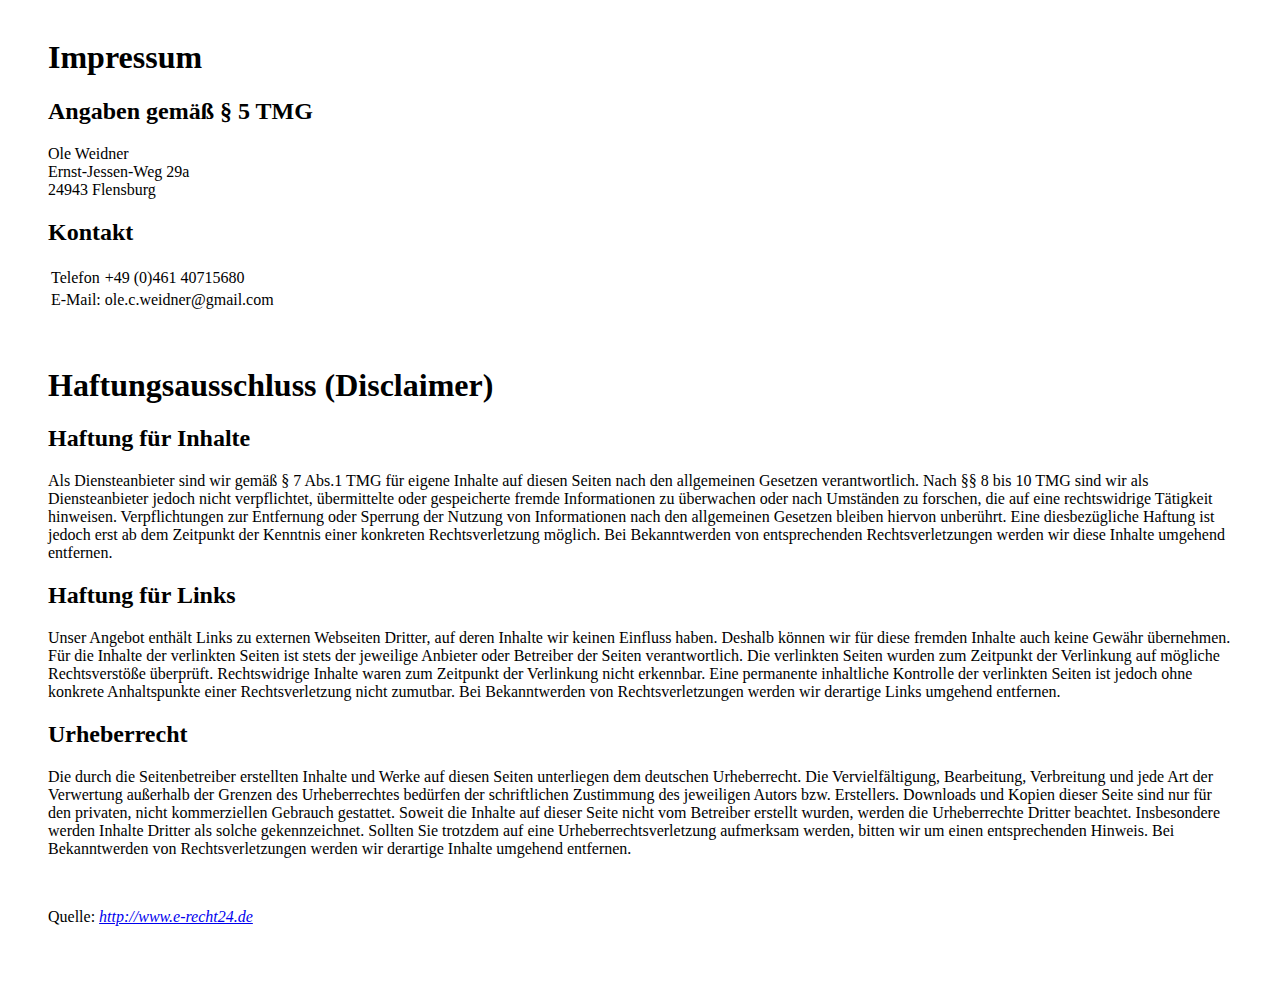
<file: imprint.html>
<?xml version="1.0" encoding="utf-8"?>
<!DOCTYPE html PUBLIC "-//W3C//DTD XHTML 1.0 Strict//EN" "http://www.w3.org/TR/xhtml1/DTD/xhtml1-strict.dtd" >
<html xmlns="http://www.w3.org/1999/xhtml">
<head>
  <title>Ole Weidner // Impressum</title>
  <meta http-equiv="Content-Type" content="text/html;charset=utf-8" />
</head>

  <body style="padding: 10px 40px 40px 40px;">

    <h1>Impressum</h1>
    <h2>Angaben gemäß § 5 TMG</h2>
    <p>Ole Weidner<br />
      Ernst-Jessen-Weg 29a<br />
      24943 Flensburg
    </p>
    <h2>Kontakt</h2>
    <table><tr>
      <td>Telefon</td>
      <td>+49 (0)461 40715680</td></tr>
      <tr><td>E-Mail:</td>
        <td>ole.c.weidner@gmail.com</td>
      </tr></table>
      <p> </p>

      <h1>Haftungsausschluss (Disclaimer)</h1>
      <p><h2>Haftung für Inhalte</h2></p> <p>Als Diensteanbieter sind wir gemäß § 7 Abs.1 TMG für eigene Inhalte auf diesen Seiten nach den allgemeinen Gesetzen verantwortlich. Nach §§ 8 bis 10 TMG sind wir als Diensteanbieter jedoch nicht verpflichtet, übermittelte oder gespeicherte fremde Informationen zu überwachen oder nach Umständen zu forschen, die auf eine rechtswidrige Tätigkeit hinweisen. Verpflichtungen zur Entfernung oder Sperrung der Nutzung von Informationen nach den allgemeinen Gesetzen bleiben hiervon unberührt. Eine diesbezügliche Haftung ist jedoch erst ab dem Zeitpunkt der Kenntnis einer konkreten Rechtsverletzung möglich. Bei Bekanntwerden von entsprechenden Rechtsverletzungen werden wir diese Inhalte umgehend entfernen.</p> <p><h2>Haftung für Links</h2></p> <p>Unser Angebot enthält Links zu externen Webseiten Dritter, auf deren Inhalte wir keinen Einfluss haben. Deshalb können wir für diese fremden Inhalte auch keine Gewähr übernehmen. Für die Inhalte der verlinkten Seiten ist stets der jeweilige Anbieter oder Betreiber der Seiten verantwortlich. Die verlinkten Seiten wurden zum Zeitpunkt der Verlinkung auf mögliche Rechtsverstöße überprüft. Rechtswidrige Inhalte waren zum Zeitpunkt der Verlinkung nicht erkennbar. Eine permanente inhaltliche Kontrolle der verlinkten Seiten ist jedoch ohne konkrete Anhaltspunkte einer Rechtsverletzung nicht zumutbar. Bei Bekanntwerden von Rechtsverletzungen werden wir derartige Links umgehend entfernen.</p> <p><h2>Urheberrecht</h2></p> <p>Die durch die Seitenbetreiber erstellten Inhalte und Werke auf diesen Seiten unterliegen dem deutschen Urheberrecht. Die Vervielfältigung, Bearbeitung, Verbreitung und jede Art der Verwertung außerhalb der Grenzen des Urheberrechtes bedürfen der schriftlichen Zustimmung des jeweiligen Autors bzw. Erstellers. Downloads und Kopien dieser Seite sind nur für den privaten, nicht kommerziellen Gebrauch gestattet. Soweit die Inhalte auf dieser Seite nicht vom Betreiber erstellt wurden, werden die Urheberrechte Dritter beachtet. Insbesondere werden Inhalte Dritter als solche gekennzeichnet. Sollten Sie trotzdem auf eine Urheberrechtsverletzung aufmerksam werden, bitten wir um einen entsprechenden Hinweis. Bei Bekanntwerden von Rechtsverletzungen werden wir derartige Inhalte umgehend entfernen.</p><p> </p>

      <p>Quelle: <em><a rel="nofollow" href="http://www.e-recht24.de">http://www.e-recht24.de</a></em></p>


    </body></html>
</file>
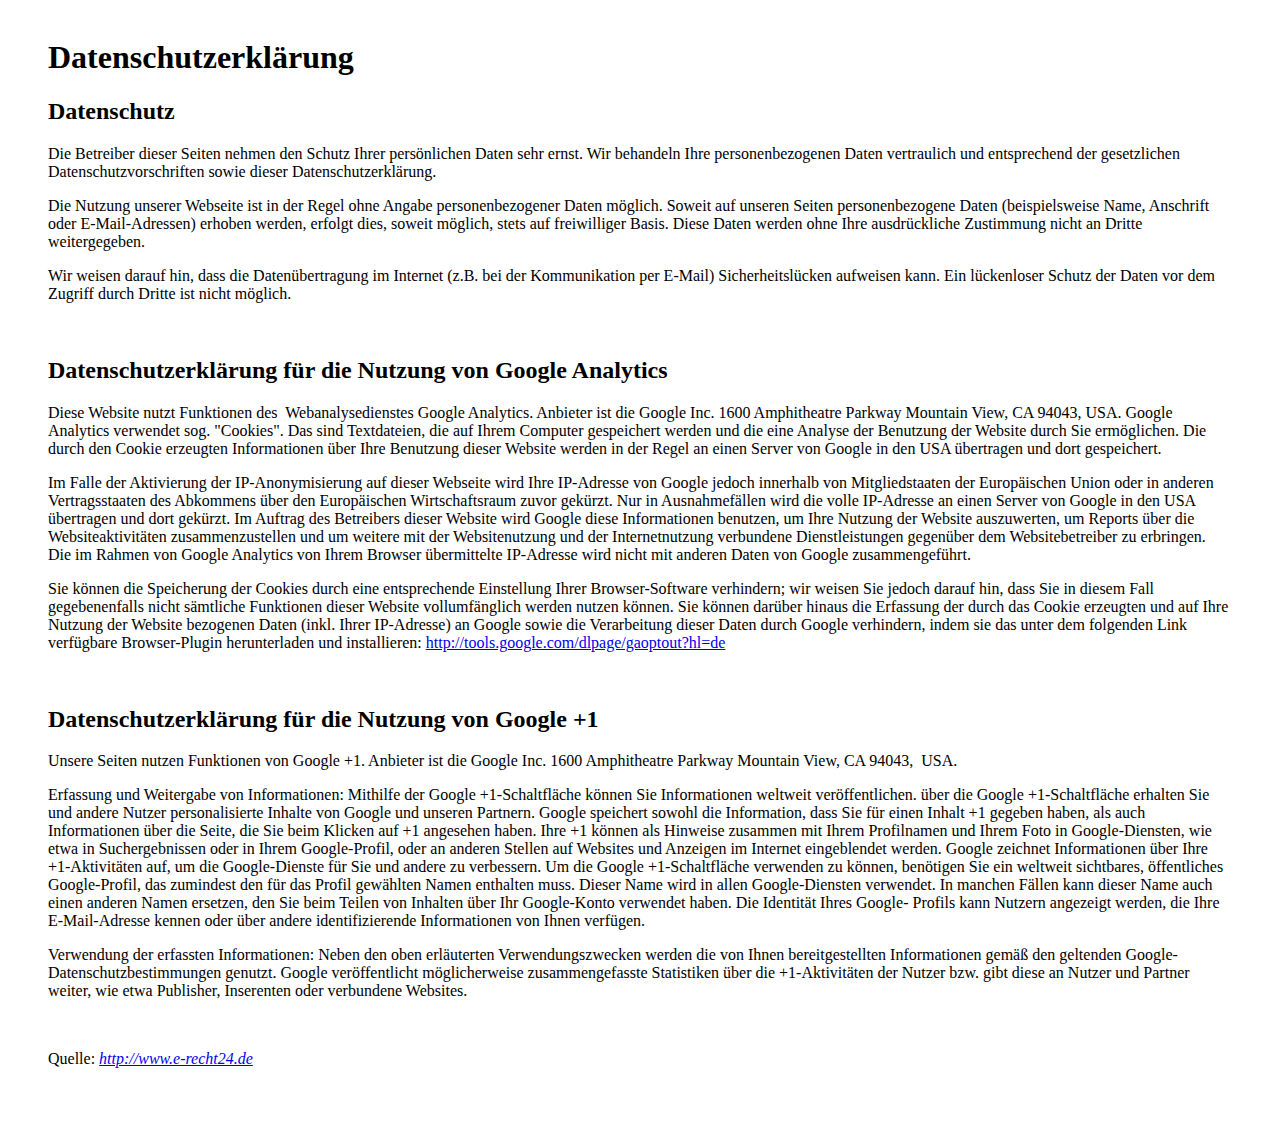
<file: privacy.html>
<?xml version="1.0" encoding="utf-8"?>
<!DOCTYPE html PUBLIC "-//W3C//DTD XHTML 1.0 Strict//EN" "http://www.w3.org/TR/xhtml1/DTD/xhtml1-strict.dtd" >
<html xmlns="http://www.w3.org/1999/xhtml">
<head>
  <title>Ole Weidner // Datenschutz</title>
  <meta http-equiv="Content-Type" content="text/html;charset=utf-8" />
</head>

<body style="padding: 10px 40px 40px 40px;">

  <h1>Datenschutzerklärung</h1>
  <p><h2>Datenschutz</h2></p> <p>Die Betreiber dieser Seiten nehmen den Schutz Ihrer persönlichen Daten sehr ernst. Wir behandeln Ihre personenbezogenen Daten vertraulich und entsprechend der gesetzlichen Datenschutzvorschriften sowie dieser Datenschutzerklärung.</p> <p>Die Nutzung unserer Webseite ist in der Regel ohne Angabe personenbezogener Daten möglich. Soweit auf unseren Seiten personenbezogene Daten (beispielsweise Name, Anschrift oder E-Mail-Adressen) erhoben werden, erfolgt dies, soweit möglich, stets auf freiwilliger Basis. Diese Daten werden ohne Ihre ausdrückliche Zustimmung nicht an Dritte weitergegeben.</p> <p>Wir weisen darauf hin, dass die Datenübertragung im Internet (z.B. bei der Kommunikation per E-Mail) Sicherheitslücken aufweisen kann. Ein lückenloser Schutz der Daten vor dem Zugriff durch Dritte ist nicht möglich.</p><p> </p>
  <p><h2>Datenschutzerklärung für die Nutzung von Google Analytics</h2></p> <p>Diese Website nutzt Funktionen des  Webanalysedienstes Google Analytics. Anbieter ist die Google Inc. 1600 Amphitheatre Parkway Mountain View, CA 94043, USA. Google Analytics verwendet sog. "Cookies". Das sind Textdateien, die auf Ihrem Computer gespeichert werden und die eine Analyse der Benutzung der Website durch Sie ermöglichen. Die durch den Cookie erzeugten Informationen über Ihre Benutzung dieser Website werden in der Regel an einen Server von Google in den USA übertragen und dort gespeichert.</p> <p>Im Falle der Aktivierung der IP-Anonymisierung auf dieser Webseite wird Ihre IP-Adresse von Google jedoch innerhalb von Mitgliedstaaten der Europäischen Union oder in anderen Vertragsstaaten des Abkommens über den Europäischen Wirtschaftsraum zuvor gekürzt. Nur in Ausnahmefällen wird die volle IP-Adresse an einen Server von Google in den USA übertragen und dort gekürzt. Im Auftrag des Betreibers dieser Website wird Google diese Informationen benutzen, um Ihre Nutzung der Website auszuwerten, um Reports über die Websiteaktivitäten zusammenzustellen und um weitere mit der Websitenutzung und der Internetnutzung verbundene Dienstleistungen gegenüber dem Websitebetreiber zu erbringen. Die im Rahmen von Google Analytics von Ihrem Browser übermittelte IP-Adresse wird nicht mit anderen Daten von Google zusammengeführt.</p> <p>Sie können die Speicherung der Cookies durch eine entsprechende Einstellung Ihrer Browser-Software verhindern; wir weisen Sie jedoch darauf hin, dass Sie in diesem Fall gegebenenfalls nicht sämtliche Funktionen dieser Website vollumfänglich werden nutzen können. Sie können darüber hinaus die Erfassung der durch das Cookie erzeugten und auf Ihre Nutzung der Website bezogenen Daten (inkl. Ihrer IP-Adresse) an Google sowie die Verarbeitung dieser Daten durch Google verhindern, indem sie das unter dem folgenden Link verfügbare Browser-Plugin herunterladen und installieren: <a href="http://tools.google.com/dlpage/gaoptout?hl=de" >http://tools.google.com/dlpage/gaoptout?hl=de</a></p><p> </p>
  <p><h2>Datenschutzerklärung für die Nutzung von Google +1</h2></p> <p>Unsere Seiten nutzen Funktionen von Google +1. Anbieter ist die Google Inc. 1600 Amphitheatre Parkway Mountain View, CA 94043,  USA.</p> <p>Erfassung und Weitergabe von Informationen: Mithilfe der Google +1-Schaltfläche können Sie Informationen weltweit veröffentlichen. über die Google +1-Schaltfläche erhalten Sie und andere Nutzer personalisierte Inhalte von Google und unseren Partnern. Google speichert sowohl die Information, dass Sie für einen Inhalt +1 gegeben haben, als auch Informationen über die Seite, die Sie beim Klicken auf +1 angesehen haben. Ihre +1 können als Hinweise zusammen mit Ihrem Profilnamen und Ihrem Foto in Google-Diensten, wie etwa in Suchergebnissen oder in Ihrem Google-Profil, oder an anderen Stellen auf Websites und Anzeigen im Internet eingeblendet werden. Google zeichnet Informationen über Ihre +1-Aktivitäten auf, um die Google-Dienste für Sie und andere zu verbessern. Um die Google +1-Schaltfläche verwenden zu können, benötigen Sie ein weltweit sichtbares, öffentliches Google-Profil, das zumindest den für das Profil gewählten Namen enthalten muss. Dieser Name wird in allen Google-Diensten verwendet. In manchen Fällen kann dieser Name auch einen anderen Namen ersetzen, den Sie beim Teilen von Inhalten über Ihr Google-Konto verwendet haben. Die Identität Ihres Google- Profils kann Nutzern angezeigt werden, die Ihre E-Mail-Adresse kennen oder über andere identifizierende Informationen von Ihnen verfügen.</p> <p>Verwendung der erfassten Informationen: Neben den oben erläuterten Verwendungszwecken werden die von Ihnen bereitgestellten Informationen gemäß den geltenden Google-Datenschutzbestimmungen genutzt. Google veröffentlicht möglicherweise zusammengefasste Statistiken über die +1-Aktivitäten der Nutzer bzw. gibt diese an Nutzer und Partner weiter, wie etwa Publisher, Inserenten oder verbundene Websites.</p><p> </p>

  <p>Quelle: <em><a rel="nofollow" href="http://www.e-recht24.de">http://www.e-recht24.de</a></em></p>


</body></html>
</file>
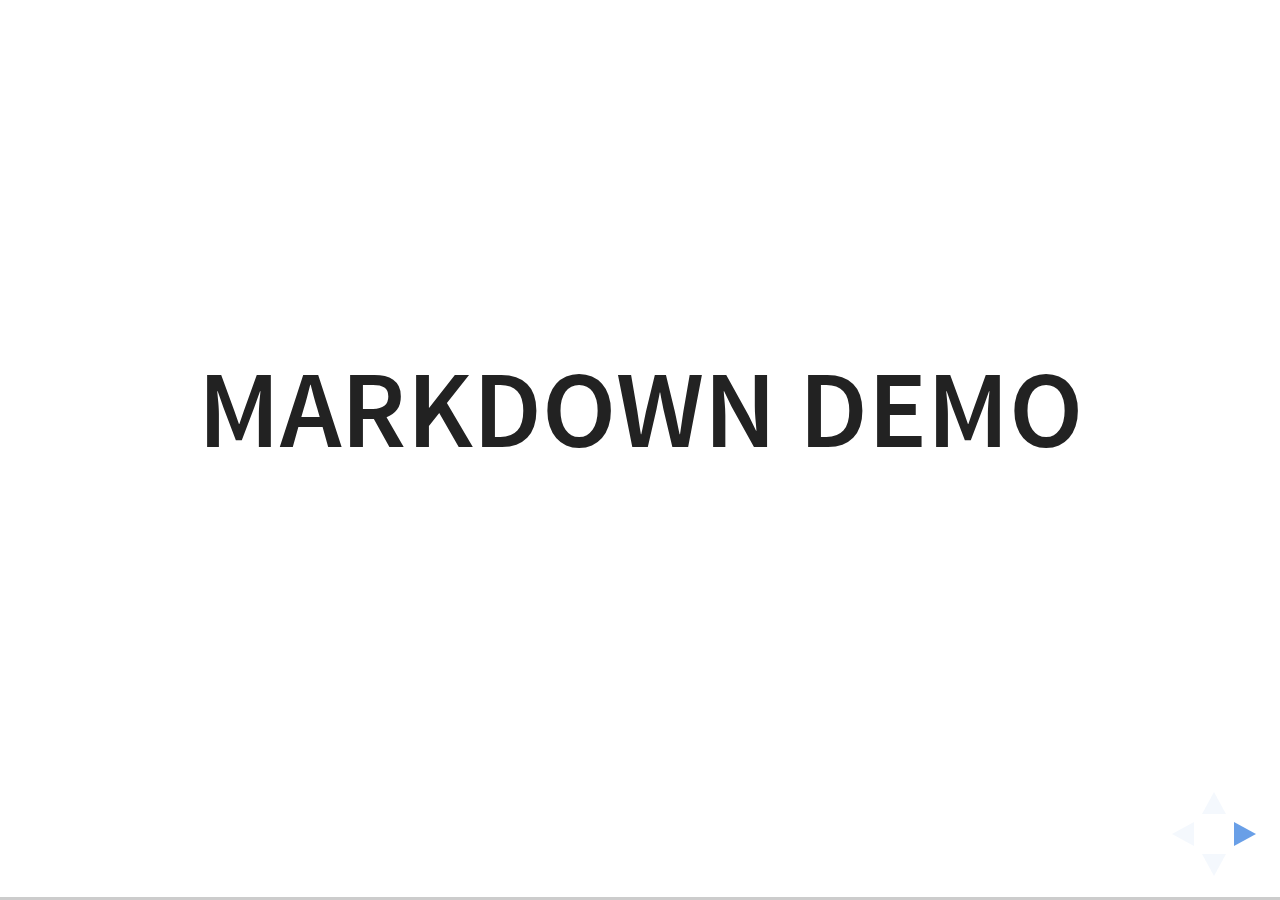
<file: talks/DIR-Seminar-Nov-2016/plugin/markdown/example.html>
<!doctype html>
<html lang="en">

	<head>
		<meta charset="utf-8">

		<title>reveal.js - Markdown Demo</title>

		<link rel="stylesheet" href="../../css/reveal.css">
		<link rel="stylesheet" href="../../css/theme/white.css" id="theme">

        <link rel="stylesheet" href="../../lib/css/zenburn.css">
	</head>

	<body>

		<div class="reveal">

			<div class="slides">

                <!-- Use external markdown resource, separate slides by three newlines; vertical slides by two newlines -->
                <section data-markdown="example.md" data-separator="^\n\n\n" data-separator-vertical="^\n\n"></section>

                <!-- Slides are separated by three dashes (quick 'n dirty regular expression) -->
                <section data-markdown data-separator="---">
                    <script type="text/template">
                        ## Demo 1
                        Slide 1
                        ---
                        ## Demo 1
                        Slide 2
                        ---
                        ## Demo 1
                        Slide 3
                    </script>
                </section>

                <!-- Slides are separated by newline + three dashes + newline, vertical slides identical but two dashes -->
                <section data-markdown data-separator="^\n---\n$" data-separator-vertical="^\n--\n$">
                    <script type="text/template">
                        ## Demo 2
                        Slide 1.1

                        --

                        ## Demo 2
                        Slide 1.2

                        ---

                        ## Demo 2
                        Slide 2
                    </script>
                </section>

                <!-- No "extra" slides, since there are no separators defined (so they'll become horizontal rulers) -->
                <section data-markdown>
                    <script type="text/template">
                        A

                        ---

                        B

                        ---

                        C
                    </script>
                </section>

                <!-- Slide attributes -->
                <section data-markdown>
                    <script type="text/template">
                        <!-- .slide: data-background="#000000" -->
                        ## Slide attributes
                    </script>
                </section>

                <!-- Element attributes -->
                <section data-markdown>
                    <script type="text/template">
                        ## Element attributes
                        - Item 1 <!-- .element: class="fragment" data-fragment-index="2" -->
                        - Item 2 <!-- .element: class="fragment" data-fragment-index="1" -->
                    </script>
                </section>

                <!-- Code -->
                <section data-markdown>
                    <script type="text/template">
                        ```php
                        public function foo()
                        {
                            $foo = array(
                                'bar' => 'bar'
                            )
                        }
                        ```
                    </script>
                </section>

            </div>
		</div>

		<script src="../../lib/js/head.min.js"></script>
		<script src="../../js/reveal.js"></script>

		<script>

			Reveal.initialize({
				controls: true,
				progress: true,
				history: true,
				center: true,

				// Optional libraries used to extend on reveal.js
				dependencies: [
					{ src: '../../lib/js/classList.js', condition: function() { return !document.body.classList; } },
					{ src: 'marked.js', condition: function() { return !!document.querySelector( '[data-markdown]' ); } },
                    { src: 'markdown.js', condition: function() { return !!document.querySelector( '[data-markdown]' ); } },
                    { src: '../highlight/highlight.js', async: true, callback: function() { hljs.initHighlightingOnLoad(); } },
					{ src: '../notes/notes.js' }
				]
			});

		</script>

	</body>
</html>
</file>
<file: assets/css/main.css>
body {
  background-color: #f2f2f2;
  font-family: 'EB Garamond', serif;
  font-weight: 300;
  font-size: 16px;
  color: #555;

  -webkit-font-smoothing: antialiased;
  -webkit-overflow-scrolling: touch;
}

/* Titles */
h1, h2, h3, h4, h5, h6 {
  font-family: 'Oswald', sans-serif;
  font-weight: 300;
  color: #3F4847;
}


/* Paragraph & Typographic */
p {
  line-height: 28px;
  margin-bottom: 25px;
  font-size: 20px;
}

.centered {
  text-align: center;
}

/* Links */
a {
  color: #0088A7;
  word-wrap: break-word;

  -webkit-animation-name: bounceIn;
  -moz-animation-name: bounceIn;
  -ms-animation-name: bounceIn;
  -o-animation-name: bounceIn;
  animation-name: bounceIn;

}

a:hover,
a:focus {

  -webkit-animation-name: swing;
  -moz-animation-name: swing;
  -ms-animation-name: swing;
  -o-animation-name: swing;
  animation-name: swing;

  color: #3F4847;
  text-decoration: none;
  outline: 0;
}

hr {
  display: block;
  height: 1px;
  border: 0;
  border-top: 1px solid #ccc;
  margin: 1em 0;
  padding: 0;
}

.logo {
  text-align: center;
  margin-top: 65px;
}

h1 {
  font-size: 70px;
}

h2 {
  font-size: 35px;
}

.w {
  margin-top: 40px;
}
.w i {
  font-size: 36px;
  padding: 16px;
}
</file>
<file: blog/assets/css/highlight.css>
/*
  IR_Black style (c) Vasily Mikhailitchenko <vaskas@programica.ru>
*/

.hljs {
  display: block;
  overflow-x: auto;
  /*padding: 0.5em;*/
  background: #272b2d;
  color: #d0d0d0;
  -webkit-text-size-adjust: none;
}

.hljs-shebang,
.hljs-comment {
  color: #777279;
}

.hljs-keyword,
.hljs-tag,
.tex .hljs-command,
.hljs-request,
.hljs-status,
.clojure .hljs-attribute {
  color: #ebde68;
}

.hljs-sub .hljs-keyword,
.method,
.hljs-list .hljs-title,
.nginx .hljs-title {
  color: #ffffb6;
}

.hljs-string,
.hljs-tag .hljs-value,
.hljs-cdata,
.hljs-filter .hljs-argument,
.hljs-attr_selector,
.apache .hljs-cbracket,
.hljs-date,
.coffeescript .hljs-attribute {
  color: #c1ef65;
}

.hljs-subst {
  color: #daefa3;
}

.hljs-regexp {
  color: #e9c062;
}

.hljs-title,
.hljs-sub .hljs-identifier,
.hljs-pi,
.hljs-decorator,
.tex .hljs-special,
.hljs-type,
.hljs-constant,
.smalltalk .hljs-class,
.hljs-doctag,
.nginx .hljs-built_in {
  color: #c1ef65;
}

.hljs-symbol,
.ruby .hljs-symbol .hljs-string,
.hljs-number,
.hljs-variable,
.vbscript,
.hljs-literal,
.hljs-name {
  color: #77bcd7;
}

.css .hljs-tag {
  color: #96cbfe;
}

.css .hljs-rule .hljs-property,
.css .hljs-id {
  color: #ffffb6;
}

.css .hljs-class {
  color: #fff;
}

.hljs-hexcolor {
  color: #c6c5fe;
}

.hljs-number {
  color:#77bcd7;
}

.coffeescript .javascript,
.javascript .xml,
.tex .hljs-formula,
.xml .javascript,
.xml .vbscript,
.xml .css,
.xml .hljs-cdata {
  opacity: 0.7;
}
</file>
<file: talks/DIR-Seminar-Nov-2016/css/theme/moon.css>
/**
 * Solarized Dark theme for reveal.js.
 * Author: Achim Staebler
 */
@import url(../../lib/font/league-gothic/league-gothic.css);
@import url(https://fonts.googleapis.com/css?family=Lato:400,700,400italic,700italic);
/**
 * Solarized colors by Ethan Schoonover
 */
html * {
  color-profile: sRGB;
  rendering-intent: auto; }

/*********************************************
 * GLOBAL STYLES
 *********************************************/
body {
  background: #002b36;
  background-color: #002b36; }

.reveal {
  font-family: "Lato", sans-serif;
  font-size: 36px;
  font-weight: normal;
  color: #eee; }

::selection {
  color: #fff;
  background: #d33682;
  text-shadow: none; }

.reveal .slides > section,
.reveal .slides > section > section {
  line-height: 1.3;
  font-weight: inherit; }

/*********************************************
 * HEADERS
 *********************************************/
.reveal h1,
.reveal h2,
.reveal h3,
.reveal h4,
.reveal h5,
.reveal h6 {
  margin: 0 0 20px 0;
  color: #eee8d5;
  font-family: "League Gothic", Impact, sans-serif;
  font-weight: normal;
  line-height: 1.2;
  letter-spacing: normal;
  text-transform: uppercase;
  text-shadow: none;
  word-wrap: break-word; }

.reveal h1 {
  font-size: 3.77em; }

.reveal h2 {
  font-size: 2.11em; }

.reveal h3 {
  font-size: 1.55em; }

.reveal h4 {
  font-size: 1em; }

.reveal h1 {
  text-shadow: none; }

/*********************************************
 * OTHER
 *********************************************/
.reveal p {
  margin: 20px 0;
  line-height: 1.3; }

/* Ensure certain elements are never larger than the slide itself */
.reveal img,
.reveal video,
.reveal iframe {
  max-width: 95%;
  max-height: 95%; }

.reveal strong,
.reveal b {
  font-weight: bold; }

.reveal em {
  font-style: italic; }

.reveal ol,
.reveal dl,
.reveal ul {
  display: inline-block;
  text-align: left;
  margin: 0 0 0 1em; }

.reveal ol {
  list-style-type: decimal; }

.reveal ul {
  list-style-type: disc; }

.reveal ul ul {
  list-style-type: square; }

.reveal ul ul ul {
  list-style-type: circle; }

.reveal ul ul,
.reveal ul ol,
.reveal ol ol,
.reveal ol ul {
  display: block;
  margin-left: 40px; }

.reveal dt {
  font-weight: bold; }

.reveal dd {
  margin-left: 40px; }

.reveal q,
.reveal blockquote {
  quotes: none; }

.reveal blockquote {
  display: block;
  position: relative;
  width: 70%;
  margin: 20px auto;
  padding: 5px;
  font-style: italic;
  background: rgba(255, 255, 255, 0.05);
  box-shadow: 0px 0px 2px rgba(0, 0, 0, 0.2); }

.reveal blockquote p:first-child,
.reveal blockquote p:last-child {
  display: inline-block; }

.reveal q {
  font-style: italic; }

.reveal pre {
  display: block;
  position: relative;
  width: 90%;
  margin: 20px auto;
  text-align: left;
  font-size: 0.55em;
  font-family: monospace;
  line-height: 1.2em;
  word-wrap: break-word;
  box-shadow: 0px 0px 6px rgba(0, 0, 0, 0.3); }

.reveal code {
  font-family: monospace; }

.reveal pre code {
  display: block;
  padding: 5px;
  overflow: auto;
  max-height: 400px;
  word-wrap: normal; }

.reveal table {
  margin: auto;
  border-collapse: collapse;
  border-spacing: 0; }

.reveal table th {
  font-weight: bold; }

.reveal table th,
.reveal table td {
  text-align: left;
  padding: 0.2em 0.5em 0.2em 0.5em;
  border-bottom: 1px solid; }

.reveal table th[align="center"],
.reveal table td[align="center"] {
  text-align: center; }

.reveal table th[align="right"],
.reveal table td[align="right"] {
  text-align: right; }

.reveal table tbody tr:last-child th,
.reveal table tbody tr:last-child td {
  border-bottom: none; }

.reveal sup {
  vertical-align: super; }

.reveal sub {
  vertical-align: sub; }

.reveal small {
  display: inline-block;
  font-size: 0.6em;
  line-height: 1.2em;
  vertical-align: top; }

.reveal small * {
  vertical-align: top; }

/*********************************************
 * LINKS
 *********************************************/
.reveal a {
  color: #268bd2;
  text-decoration: none;
  -webkit-transition: color .15s ease;
  -moz-transition: color .15s ease;
  transition: color .15s ease; }

.reveal a:hover {
  color: #78b9e6;
  text-shadow: none;
  border: none; }

.reveal .roll span:after {
  color: #fff;
  background: #1a6091; }

/*********************************************
 * IMAGES
 *********************************************/
.reveal section img {
  margin: 15px 0px;
  background: rgba(255, 255, 255, 0.12);
  border: 4px solid #93a1a1;
  box-shadow: 0 0 10px rgba(0, 0, 0, 0.15); }

.reveal section img.plain {
  border: 0;
  box-shadow: none; }

.reveal a img {
  -webkit-transition: all .15s linear;
  -moz-transition: all .15s linear;
  transition: all .15s linear; }

.reveal a:hover img {
  background: rgba(255, 255, 255, 0.2);
  border-color: #268bd2;
  box-shadow: 0 0 20px rgba(0, 0, 0, 0.55); }

/*********************************************
 * NAVIGATION CONTROLS
 *********************************************/
.reveal .controls .navigate-left,
.reveal .controls .navigate-left.enabled {
  border-right-color: #268bd2; }

.reveal .controls .navigate-right,
.reveal .controls .navigate-right.enabled {
  border-left-color: #268bd2; }

.reveal .controls .navigate-up,
.reveal .controls .navigate-up.enabled {
  border-bottom-color: #268bd2; }

.reveal .controls .navigate-down,
.reveal .controls .navigate-down.enabled {
  border-top-color: #268bd2; }

.reveal .controls .navigate-left.enabled:hover {
  border-right-color: #78b9e6; }

.reveal .controls .navigate-right.enabled:hover {
  border-left-color: #78b9e6; }

.reveal .controls .navigate-up.enabled:hover {
  border-bottom-color: #78b9e6; }

.reveal .controls .navigate-down.enabled:hover {
  border-top-color: #78b9e6; }

/*********************************************
 * PROGRESS BAR
 *********************************************/
.reveal .progress {
  background: rgba(0, 0, 0, 0.2); }

.reveal .progress span {
  background: #268bd2;
  -webkit-transition: width 800ms cubic-bezier(0.26, 0.86, 0.44, 0.985);
  -moz-transition: width 800ms cubic-bezier(0.26, 0.86, 0.44, 0.985);
  transition: width 800ms cubic-bezier(0.26, 0.86, 0.44, 0.985); }
</file>
<file: talks/DIR-Seminar-Nov-2016/lib/css/zenburn.css>
/*

Zenburn style from voldmar.ru (c) Vladimir Epifanov <voldmar@voldmar.ru>
based on dark.css by Ivan Sagalaev

*/

.hljs {
  display: block;
  overflow-x: auto;
  padding: 0.5em;
  background: #3f3f3f;
  color: #dcdcdc;
}

.hljs-keyword,
.hljs-selector-tag,
.hljs-tag {
  color: #e3ceab;
}

.hljs-template-tag {
  color: #dcdcdc;
}

.hljs-number {
  color: #8cd0d3;
}

.hljs-variable,
.hljs-template-variable,
.hljs-attribute {
  color: #efdcbc;
}

.hljs-literal {
  color: #efefaf;
}

.hljs-subst {
  color: #8f8f8f;
}

.hljs-title,
.hljs-name,
.hljs-selector-id,
.hljs-selector-class,
.hljs-section,
.hljs-type {
  color: #efef8f;
}

.hljs-symbol,
.hljs-bullet,
.hljs-link {
  color: #dca3a3;
}

.hljs-deletion,
.hljs-string,
.hljs-built_in,
.hljs-builtin-name {
  color: #cc9393;
}

.hljs-addition,
.hljs-comment,
.hljs-quote,
.hljs-meta {
  color: #7f9f7f;
}


.hljs-emphasis {
  font-style: italic;
}

.hljs-strong {
  font-weight: bold;
}
</file>
<file: talks/EPCC-24-March-2016/css/theme/moon.css>
/**
 * Solarized Dark theme for reveal.js.
 * Author: Achim Staebler
 */
@import url(../../lib/font/league-gothic/league-gothic.css);
@import url(https://fonts.googleapis.com/css?family=Lato:400,700,400italic,700italic);
/**
 * Solarized colors by Ethan Schoonover
 */
html * {
  color-profile: sRGB;
  rendering-intent: auto; }

/*********************************************
 * GLOBAL STYLES
 *********************************************/
body {
  background: #002b36;
  background-color: #002b36; }

.reveal {
  font-family: "Lato", sans-serif;
  font-size: 36px;
  font-weight: normal;
  color: #93a1a1; }

::selection {
  color: #fff;
  background: #d33682;
  text-shadow: none; }

.reveal .slides > section,
.reveal .slides > section > section {
  line-height: 1.3;
  font-weight: inherit; }

/*********************************************
 * HEADERS
 *********************************************/
.reveal h1,
.reveal h2,
.reveal h3,
.reveal h4,
.reveal h5,
.reveal h6 {
  margin: 0 0 20px 0;
  color: #eee8d5;
  font-family: "League Gothic", Impact, sans-serif;
  font-weight: normal;
  line-height: 1.2;
  letter-spacing: normal;
  text-transform: uppercase;
  text-shadow: none;
  word-wrap: break-word; }

.reveal h1 {
  font-size: 3.77em; }

.reveal h2 {
  font-size: 2.11em; }

.reveal h3 {
  font-size: 1.55em; }

.reveal h4 {
  font-size: 1em; }

.reveal h1 {
  text-shadow: none; }

/*********************************************
 * OTHER
 *********************************************/
.reveal p {
  margin: 20px 0;
  line-height: 1.3; }

/* Ensure certain elements are never larger than the slide itself */
.reveal img,
.reveal video,
.reveal iframe {
  max-width: 95%;
  max-height: 95%; }

.reveal strong,
.reveal b {
  font-weight: bold; }

.reveal em {
  font-style: italic; }

.reveal ol,
.reveal dl,
.reveal ul {
  display: inline-block;
  text-align: left;
  margin: 0 0 0 1em; }

.reveal ol {
  list-style-type: decimal; }

.reveal ul {
  list-style-type: disc; }

.reveal ul ul {
  list-style-type: square; }

.reveal ul ul ul {
  list-style-type: circle; }

.reveal ul ul,
.reveal ul ol,
.reveal ol ol,
.reveal ol ul {
  display: block;
  margin-left: 40px; }

.reveal dt {
  font-weight: bold; }

.reveal dd {
  margin-left: 40px; }

.reveal q,
.reveal blockquote {
  quotes: none; }

.reveal blockquote {
  display: block;
  position: relative;
  width: 70%;
  margin: 20px auto;
  padding: 5px;
  font-style: italic;
  background: rgba(255, 255, 255, 0.05);
  box-shadow: 0px 0px 2px rgba(0, 0, 0, 0.2); }

.reveal blockquote p:first-child,
.reveal blockquote p:last-child {
  display: inline-block; }

.reveal q {
  font-style: italic; }

.reveal pre {
  display: block;
  position: relative;
  width: 90%;
  margin: 20px auto;
  text-align: left;
  font-size: 0.55em;
  font-family: monospace;
  line-height: 1.2em;
  word-wrap: break-word;
  box-shadow: 0px 0px 6px rgba(0, 0, 0, 0.3); }

.reveal code {
  font-family: monospace; }

.reveal pre code {
  display: block;
  padding: 5px;
  overflow: auto;
  max-height: 400px;
  word-wrap: normal; }

.reveal table {
  margin: auto;
  border-collapse: collapse;
  border-spacing: 0; }

.reveal table th {
  font-weight: bold; }

.reveal table th,
.reveal table td {
  text-align: left;
  padding: 0.2em 0.5em 0.2em 0.5em;
  border-bottom: 1px solid; }

.reveal table th[align="center"],
.reveal table td[align="center"] {
  text-align: center; }

.reveal table th[align="right"],
.reveal table td[align="right"] {
  text-align: right; }

.reveal table tr:last-child td {
  border-bottom: none; }

.reveal sup {
  vertical-align: super; }

.reveal sub {
  vertical-align: sub; }

.reveal small {
  display: inline-block;
  font-size: 0.6em;
  line-height: 1.2em;
  vertical-align: top; }

.reveal small * {
  vertical-align: top; }

/*********************************************
 * LINKS
 *********************************************/
.reveal a {
  color: #268bd2;
  text-decoration: none;
  -webkit-transition: color 0.15s ease;
  -moz-transition: color 0.15s ease;
  transition: color 0.15s ease; }

.reveal a:hover {
  color: #78b9e6;
  text-shadow: none;
  border: none; }

.reveal .roll span:after {
  color: #fff;
  background: #1a6091; }

/*********************************************
 * IMAGES
 *********************************************/
.reveal section img {
  margin: 15px 0px;
  /*background: rgba(255, 255, 255, 0.12);*/
  /*border: 1px solid #93a1a1;*/
  /*box-shadow: 0 0 10px rgba(0, 0, 0, 0.15); }*/
}

.reveal section img.plain {
  border: 0;
  box-shadow: none; }

.reveal a img {
  -webkit-transition: all 0.15s linear;
  -moz-transition: all 0.15s linear;
  transition: all 0.15s linear; }

.reveal a:hover img {
  background: rgba(255, 255, 255, 0.2);
  border-color: #268bd2;
  box-shadow: 0 0 20px rgba(0, 0, 0, 0.55); }

/*********************************************
 * NAVIGATION CONTROLS
 *********************************************/
.reveal .controls .navigate-left,
.reveal .controls .navigate-left.enabled {
  border-right-color: #268bd2; }

.reveal .controls .navigate-right,
.reveal .controls .navigate-right.enabled {
  border-left-color: #268bd2; }

.reveal .controls .navigate-up,
.reveal .controls .navigate-up.enabled {
  border-bottom-color: #268bd2; }

.reveal .controls .navigate-down,
.reveal .controls .navigate-down.enabled {
  border-top-color: #268bd2; }

.reveal .controls .navigate-left.enabled:hover {
  border-right-color: #78b9e6; }

.reveal .controls .navigate-right.enabled:hover {
  border-left-color: #78b9e6; }

.reveal .controls .navigate-up.enabled:hover {
  border-bottom-color: #78b9e6; }

.reveal .controls .navigate-down.enabled:hover {
  border-top-color: #78b9e6; }

/*********************************************
 * PROGRESS BAR
 *********************************************/
.reveal .progress {
  background: rgba(0, 0, 0, 0.2); }

.reveal .progress span {
  background: #268bd2;
  -webkit-transition: width 800ms cubic-bezier(0.26, 0.86, 0.44, 0.985);
  -moz-transition: width 800ms cubic-bezier(0.26, 0.86, 0.44, 0.985);
  transition: width 800ms cubic-bezier(0.26, 0.86, 0.44, 0.985); }
</file>
<file: talks/EPCC-24-March-2016/lib/css/zenburn.css>
/*
Zenburn style from voldmar.ru (c) Vladimir Epifanov <voldmar@voldmar.ru>
based on dark.css by Ivan Sagalaev
*/

.hljs {
  display: block;
  overflow-x: auto;
  padding: 0.5em;
  background: #3f3f3f;
  color: #dcdcdc;
  -webkit-text-size-adjust: none;
}

.hljs-keyword,
.hljs-tag,
.css .hljs-class,
.css .hljs-id,
.lisp .hljs-title,
.nginx .hljs-title,
.hljs-request,
.hljs-status,
.clojure .hljs-attribute {
  color: #e3ceab;
}

.django .hljs-template_tag,
.django .hljs-variable,
.django .hljs-filter .hljs-argument {
  color: #dcdcdc;
}

.hljs-number,
.hljs-date {
  color: #8cd0d3;
}

.dos .hljs-envvar,
.dos .hljs-stream,
.hljs-variable,
.apache .hljs-sqbracket,
.hljs-name {
  color: #efdcbc;
}

.dos .hljs-flow,
.diff .hljs-change,
.python .exception,
.python .hljs-built_in,
.hljs-literal,
.tex .hljs-special {
  color: #efefaf;
}

.diff .hljs-chunk,
.hljs-subst {
  color: #8f8f8f;
}

.dos .hljs-keyword,
.hljs-decorator,
.hljs-title,
.hljs-type,
.diff .hljs-header,
.ruby .hljs-class .hljs-parent,
.apache .hljs-tag,
.nginx .hljs-built_in,
.tex .hljs-command,
.hljs-prompt {
  color: #efef8f;
}

.dos .hljs-winutils,
.ruby .hljs-symbol,
.ruby .hljs-symbol .hljs-string,
.ruby .hljs-string {
  color: #dca3a3;
}

.diff .hljs-deletion,
.hljs-string,
.hljs-tag .hljs-value,
.hljs-preprocessor,
.hljs-pragma,
.hljs-built_in,
.smalltalk .hljs-class,
.smalltalk .hljs-localvars,
.smalltalk .hljs-array,
.css .hljs-rule .hljs-value,
.hljs-attr_selector,
.hljs-pseudo,
.apache .hljs-cbracket,
.tex .hljs-formula,
.coffeescript .hljs-attribute {
  color: #cc9393;
}

.hljs-shebang,
.diff .hljs-addition,
.hljs-comment,
.hljs-annotation,
.hljs-pi,
.hljs-doctype {
  color: #7f9f7f;
}

.coffeescript .javascript,
.javascript .xml,
.tex .hljs-formula,
.xml .javascript,
.xml .vbscript,
.xml .css,
.xml .hljs-cdata {
  opacity: 0.5;
}
</file>
<file: talks/DIR-Seminar-Nov-2016/css/theme/white.css>
/**
 * White theme for reveal.js. This is the opposite of the 'black' theme.
 *
 * By Hakim El Hattab, http://hakim.se
 */
@import url(../../lib/font/source-sans-pro/source-sans-pro.css);
section.has-dark-background, section.has-dark-background h1, section.has-dark-background h2, section.has-dark-background h3, section.has-dark-background h4, section.has-dark-background h5, section.has-dark-background h6 {
  color: #fff; }

/*********************************************
 * GLOBAL STYLES
 *********************************************/
body {
  background: #fff;
  background-color: #fff; }

.reveal {
  font-family: "Source Sans Pro", Helvetica, sans-serif;
  font-size: 38px;
  font-weight: normal;
  color: #222; }

::selection {
  color: #fff;
  background: #98bdef;
  text-shadow: none; }

.reveal .slides > section,
.reveal .slides > section > section {
  line-height: 1.3;
  font-weight: inherit; }

/*********************************************
 * HEADERS
 *********************************************/
.reveal h1,
.reveal h2,
.reveal h3,
.reveal h4,
.reveal h5,
.reveal h6 {
  margin: 0 0 20px 0;
  color: #222;
  font-family: "Source Sans Pro", Helvetica, sans-serif;
  font-weight: 600;
  line-height: 1.2;
  letter-spacing: normal;
  text-transform: uppercase;
  text-shadow: none;
  word-wrap: break-word; }

.reveal h1 {
  font-size: 2.5em; }

.reveal h2 {
  font-size: 1.6em; }

.reveal h3 {
  font-size: 1.3em; }

.reveal h4 {
  font-size: 1em; }

.reveal h1 {
  text-shadow: none; }

/*********************************************
 * OTHER
 *********************************************/
.reveal p {
  margin: 20px 0;
  line-height: 1.3; }

/* Ensure certain elements are never larger than the slide itself */
.reveal img,
.reveal video,
.reveal iframe {
  max-width: 95%;
  max-height: 95%; }

.reveal strong,
.reveal b {
  font-weight: bold; }

.reveal em {
  font-style: italic; }

.reveal ol,
.reveal dl,
.reveal ul {
  display: inline-block;
  text-align: left;
  margin: 0 0 0 1em; }

.reveal ol {
  list-style-type: decimal; }

.reveal ul {
  list-style-type: disc; }

.reveal ul ul {
  list-style-type: square; }

.reveal ul ul ul {
  list-style-type: circle; }

.reveal ul ul,
.reveal ul ol,
.reveal ol ol,
.reveal ol ul {
  display: block;
  margin-left: 40px; }

.reveal dt {
  font-weight: bold; }

.reveal dd {
  margin-left: 40px; }

.reveal q,
.reveal blockquote {
  quotes: none; }

.reveal blockquote {
  display: block;
  position: relative;
  width: 70%;
  margin: 20px auto;
  padding: 5px;
  font-style: italic;
  background: rgba(255, 255, 255, 0.05);
  box-shadow: 0px 0px 2px rgba(0, 0, 0, 0.2); }

.reveal blockquote p:first-child,
.reveal blockquote p:last-child {
  display: inline-block; }

.reveal q {
  font-style: italic; }

.reveal pre {
  display: block;
  position: relative;
  width: 90%;
  margin: 20px auto;
  text-align: left;
  font-size: 0.55em;
  font-family: monospace;
  line-height: 1.2em;
  word-wrap: break-word;
  box-shadow: 0px 0px 6px rgba(0, 0, 0, 0.3); }

.reveal code {
  font-family: monospace; }

.reveal pre code {
  display: block;
  padding: 5px;
  overflow: auto;
  max-height: 400px;
  word-wrap: normal; }

.reveal table {
  margin: auto;
  border-collapse: collapse;
  border-spacing: 0; }

.reveal table th {
  font-weight: bold; }

.reveal table th,
.reveal table td {
  text-align: left;
  padding: 0.2em 0.5em 0.2em 0.5em;
  border-bottom: 1px solid; }

.reveal table th[align="center"],
.reveal table td[align="center"] {
  text-align: center; }

.reveal table th[align="right"],
.reveal table td[align="right"] {
  text-align: right; }

.reveal table tbody tr:last-child th,
.reveal table tbody tr:last-child td {
  border-bottom: none; }

.reveal sup {
  vertical-align: super; }

.reveal sub {
  vertical-align: sub; }

.reveal small {
  display: inline-block;
  font-size: 0.6em;
  line-height: 1.2em;
  vertical-align: top; }

.reveal small * {
  vertical-align: top; }

/*********************************************
 * LINKS
 *********************************************/
.reveal a {
  color: #2a76dd;
  text-decoration: none;
  -webkit-transition: color .15s ease;
  -moz-transition: color .15s ease;
  transition: color .15s ease; }

.reveal a:hover {
  color: #6ca0e8;
  text-shadow: none;
  border: none; }

.reveal .roll span:after {
  color: #fff;
  background: #1a53a1; }

/*********************************************
 * IMAGES
 *********************************************/
.reveal section img {
  margin: 15px 0px;
  background: rgba(255, 255, 255, 0.12);
  border: 4px solid #222;
  box-shadow: 0 0 10px rgba(0, 0, 0, 0.15); }

.reveal section img.plain {
  border: 0;
  box-shadow: none; }

.reveal a img {
  -webkit-transition: all .15s linear;
  -moz-transition: all .15s linear;
  transition: all .15s linear; }

.reveal a:hover img {
  background: rgba(255, 255, 255, 0.2);
  border-color: #2a76dd;
  box-shadow: 0 0 20px rgba(0, 0, 0, 0.55); }

/*********************************************
 * NAVIGATION CONTROLS
 *********************************************/
.reveal .controls .navigate-left,
.reveal .controls .navigate-left.enabled {
  border-right-color: #2a76dd; }

.reveal .controls .navigate-right,
.reveal .controls .navigate-right.enabled {
  border-left-color: #2a76dd; }

.reveal .controls .navigate-up,
.reveal .controls .navigate-up.enabled {
  border-bottom-color: #2a76dd; }

.reveal .controls .navigate-down,
.reveal .controls .navigate-down.enabled {
  border-top-color: #2a76dd; }

.reveal .controls .navigate-left.enabled:hover {
  border-right-color: #6ca0e8; }

.reveal .controls .navigate-right.enabled:hover {
  border-left-color: #6ca0e8; }

.reveal .controls .navigate-up.enabled:hover {
  border-bottom-color: #6ca0e8; }

.reveal .controls .navigate-down.enabled:hover {
  border-top-color: #6ca0e8; }

/*********************************************
 * PROGRESS BAR
 *********************************************/
.reveal .progress {
  background: rgba(0, 0, 0, 0.2); }

.reveal .progress span {
  background: #2a76dd;
  -webkit-transition: width 800ms cubic-bezier(0.26, 0.86, 0.44, 0.985);
  -moz-transition: width 800ms cubic-bezier(0.26, 0.86, 0.44, 0.985);
  transition: width 800ms cubic-bezier(0.26, 0.86, 0.44, 0.985); }
</file>
<file: blog/assets/css/style.css>
/* Reset */
html,body,div,span,applet,object,iframe,h1,h2,h3,h4,h5,h6,p,blockquote,pre,a,abbr,acronym,address,big,cite,code,del,dfn,em,img,ins,kbd,q,s,samp,small,strike,strong,sub,sup,tt,var,b,u,i,center,dl,dt,dd,ol,ul,li,fieldset,form,label,legend,table,caption,tbody,tfoot,thead,tr,th,td,article,aside,canvas,details,embed,figure,figcaption,footer,header,hgroup,menu,nav,output,ruby,section,summary,time,mark,audio,video{border:0;font-size:100%;font:inherit;vertical-align:baseline;margin:0;padding:0}article,aside,details,figcaption,figure,footer,header,hgroup,menu,nav,section{display:block}body{line-height:1}blockquote,q{quotes:none}blockquote:before,blockquote:after,q:before,q:after{content:none}table{border-collapse:collapse;border-spacing:0}
*, *:before, *:after { -moz-box-sizing: border-box; -webkit-box-sizing: border-box; box-sizing: border-box; }

/* Clearfix */
.clearfix:after {
	content: "";
	display: table;
	clear: both;
}
.hidden { display: none; }

/* Icons */
@font-face {
	font-family: 'icons';
		src: url('../fonts/icons.eot');
		src: url('../fonts/icons.eot#iefix') format('embedded-opentype'),
		url('../fonts/icons.woff') format('woff'),
		url('../fonts/icons.ttf') format('truetype'),
		url('../fonts/icons.svg#icons') format('svg');
	font-weight: normal;
	font-style: normal;
}

[class^="icon-"]:before, [class*=" icon-"]:before {
	font-family: "icons";
	font-style: normal;
	font-weight: normal;
	speak: none;
	display: inline-block;
	text-decoration: inherit;
	text-align: center;
	font-variant: normal;
	text-transform: none;
	line-height: 1em;
}
.icon-facebook:before { content: '\e802'; }
.icon-facebook-squared:before { content: '\e800'; }
.icon-twitter:before { content: '\e801'; }
.icon-twitter-1:before { content: '\e804'; }
.icon-facebook-circled:before { content: '\e805'; }
.icon-twitter-circled:before { content: '\e806'; }
.icon-facebook-rect:before { content: '\e803'; }

/* Spacing */
.post h1, h3, h4, h5, p, .post-body ul, #post-list li, pre {
margin-bottom: 20px;
}

/* Base */
html, body { height: 100%; }

body {
	font:16px/1 "Helvetica Neue", Helvetica, Arial, sans-serif;
	color: #666;
	-webkit-font-smoothing: antialiased;
	text-rendering: optimizeLegibility;
}

h1 {
	font-size: 30px;
	letter-spacing: -1px;
	color: #222;
	font-weight: bold;
}

h2 {
	font: italic 19px/1.3em Georgia,serif;
	color: #bbb;
}

.image-box {
	box-shadow: 0 0 16px;
}

.image-caption {
	font-size: 12px;
	display: block ;
	text-align: right;
}

.profile #wrapper {
	padding: 100px 40px 0px;
	max-width: 600px;
	margin: 0 auto;
}

.profile #header {
	border-bottom: 1px solid #eee;
	margin-bottom: 40px;
	padding-bottom: 40px;
	text-align: center;
	position: relative;
}

.profile #avatar {
	display: inline-block;
	width: 80px;
	height: 80px;
	border-radius: 50%;
	margin-bottom: 20px;
}

.profile h1 {
	font-weight: 400;
	letter-spacing: 0px;
	font-size: 20px;
	color: #222;
}

.profile h2 {
	font-size: 20px;
	  font-weight: 300;
	  color: #aaa;
	  margin-top: 10px;
	  font-family: 'Helvetica Neue', Helvetica, Arial, sans-serif;
	  font-style: normal;

}

nav.main-nav {
	padding: 20px 20px 0;

	/*max-width: 600px;*/
	/*width:100%;*/
	background: #fff;
	background: rgba(255,255,255,.90);
	margin: 0 auto;
	text-align: right;
	/*position: fixed;*/
	z-index: 100;
}

nav.main-nav a {
	top: 8px;
	right: 6px;
	padding: 8px 12px;
	color: #5badf0;
	font-size: 13px;
	/*font-weight: bold;*/
	line-height: 1.35;
	border-radius: 3px;

}
nav.main-nav a.cta {
	background: #5badf0;
	color: #fff;
	margin-left: 12px;
}

#wrapper {
  max-width: 720px;
  margin: 0 auto;
  padding: 60px 40px 100px 40px;
}

#wrapper.home {
	max-width: 720px;
	margin: 0 auto;
	padding: 0px 40px 20px 40px;
}

.home #avatar {
	float: right;
	width: 40px;
	height: 40px;
	border-radius: 50%;
}

/* Typography */
/*Accent color*/
a,
#title,
#post-list a:hover,
#post-list li:hover .dates,
#title:hover {
	text-decoration: none;
	color: #5badf0;
	color: #5694f1;
}

p a { color: #5694f1; }

/*Transitions*/
a,
#post-nav a,
#post-list a	{
	-webkit-transition: all 0.15s ease;
	-moz-transition: all 0.15s ease;
	-ms-transition: all 0.15s ease;
	-o-transition: all 0.15s ease;
	transition: all 0.15s ease;
}

ul 	{ margin:0; padding:0; }
li	{ list-style-type:circle; list-style-position:inside; }

/* Line Height */
#post-body, p { line-height:1.7; }

b, strong { font-weight: 500;
  color: #1E2025; }
em, i { font-style: italic; }

#title {
	display: inline-block;
	line-height: 100%;
	font-weight: 500;
	font-size: 19px;
	margin: 0;
	padding-bottom: 20px;
}

.description {
	float: right;
	font: italic 14px/1.4em Georgia,serif;
	color: #aaa;
}



.home h1 {
	font-size: 30px;
	letter-spacing: -1px;
	color: #222;
	font-weight: bold;
}

.home h2 {
	font: italic 19px/1.3em Georgia,serif;
	color: #bbb;
}

.post header {
	text-align:center;

}

.post h1 {
	margin-bottom: 20px;
	color: #222;
	font: 300 32px/1.4em "Helvetica Neue", Helvetica,Arial,sans-serif;
}

.post h2 {
	margin-bottom: 40px;
	  font: 300 24px/1.5 "Helvetica Neue",Helvetica,Arial,sans-serif;
	  color: #111;
}


.post h2.headline {
	/*font: italic 22px/1.3em Georgia,serif;*/
	font: normal 13px/1.5em "Helvetica Neue",Helvetica,Arial,sans-serif;
	margin: -5px 0 40px 0;
	color: #b2b9be;
	  font-size: 13px;
	  text-transform: uppercase;
	  letter-spacing: 2px;
	  /*margin-top: 15px;*/
	  display: inline-block;
}

#post-list h2 {
	font: normal 17px/1.5em "Helvetica Neue",Helvetica,Arial,sans-serif;
	color: #aaa;
	max-width: 400px;
	margin-top: 2px;
}

h3, h4, h5 { color:#333; }

h3 { font-size:20px; font-weight: 400; }
h4 { font-size:16px; font-weight:bold; }
h5 { font-size:15px; font-weight: bold; }

h6 {
	font-size: 13px;
	font-weight: bold;
	color: #666;
	margin-bottom: 6px;
}

p.small {
	color: #bbb;
	font-size: 14px;
	line-height: 1.5;
	display: block;
}

blockquote {
	padding-left: 15px;
	border-left: 3px solid #eee;
}

hr {
	display: block;
	border: none;
	height: 1px;
	margin: 40px auto;
	background: #eee;
}

span.code { font-family:Menlo, Monaco, Courier; background-color:#EEE; font-size:14px; }

pre	{
	font-family:Menlo, Monaco, Courier;
	white-space:pre-wrap;
	/*border: 1px solid #ddd;*/
	padding:20px;
	background-color:#fdfdfd;
	/*font-size:14px;*/
	overflow:auto;
	border-radius: 3px;
	background: #272b2d;
	  font-family: 'Source Code Pro',Menlo,monospace;
	  font-size: 13px;
	  line-height: 1.5em;
	  font-weight: 500;
	color: #d0d4d7;

}

table {
	width: 100%;
	margin: 40px 0;
	border-collapse: collapse;
	font-size: 13px;
	line-height: 1.5em;
}

th,td {
	text-align: left;
	padding-right: 20px;
	vertical-align: top;
}

table td,td {
	border-spacing: none;
	border-style: solid;
	padding: 10px 15px;
	border-width: 1px 0 0 0;
}

tr>td {
	border-top: 1px solid #eaeaea;
}

tr:nth-child(odd)>td {
	background: #fcfcfc;
}

thead th,th {
	text-align: left;
	padding: 10px 15px;
	height: 20px;
	font-size: 13px;
	font-weight: bold;
	color: #444;
	border-bottom: 1px solid #dadadc;
	cursor: default;
	white-space: nowrap;
}

img {
	width: 100%;
	max-width: 100%;
	border-radius: 3px;
}

/* Made with Cactus Badge */
#badge {
	position: absolute;
	bottom: 8px;
	right: 8px;
	height: 48px;
	width: 48px;
}

/*=========================================
Post List
=========================================== */
#post-list,#archive-list {
	margin-top: 100px;
}

#post-list li,#archive-list li {
	list-style-type: none;
}

#post-list li:last-child {
	margin-bottom: 0;
}

#post-list li+li {
	padding-top: 20px;
	border-top: 1px solid #eee;
}

#post-list a {
	color: #333;
	display: block;
	font: bold 19px/1.7 "Helvetica Neue",helvetica,Arial,sans-serif;
}

#post-list .dates {
	float: right;
	position: relative;
	top: 1px;
	font: 300 17px/1.8 "Helvetica Neue",helvetica,Arial,sans-serif;
	color: #bbb;
}

#post-list-footer {
	border-top: 1px solid #eee;
	margin-top: 20px;
	padding-top: 100px;
}

#archive-link {
	display: inline-block;
	font-size: 13px;
	font-weight: bold;
	border-radius: 4px;
	padding: 3px 10px 6px;
	box-shadow: 0 0 0 1px hsla(207,83%,80%,1);
}

#archive-link:hover {
	background: #5694f1;
	color: #fff;
	box-shadow: 0 0 0 1px #5694f1;
}

#archive-link span {
	position: relative;
	top: 0;
	font-size: 17px;
}

#footer {
	box-shadow: inset 0 1px 0 #eee;
	padding: 40px 0 0 0;
	margin-top: 100px;
}

/* Post Page */
#header {
	border-bottom: 1px solid #eee;
}

.post {
	margin: 80px 0 0 0;
}

#post-meta {
	font-size: 13px;
	font-weight: bold;
	line-height: 1.4;
	border-top: 1px solid #eee;
	padding-top: 40px;
	margin-bottom: 40px;
	padding-bottom: 40px;
	margin-top: 40px;
	color:#444;
	border-bottom: 1px solid #eee;
}

#post-meta div span {
	color: #aaa;
	font-weight: 500;
	display: block;
}

#post-meta div span.dark {
	color: #1E2025;

}

#post-meta div {
	margin: 0 25px 0 0;
	float: left;
}

#sharing {
	float: right;
	margin: -2px;
}

#sharing a {
	font-size: 20px;
	font-size: 23px;
	margin-left: 1px;
	margin-top: 4px;
	color: #d4d4d4;
	display: inline-block;
	vertical-align: middle;
}

#sharing a:hover {
	/*color: #444;*/
	opacity: 0.8;
}

/* Post Navigation */
#post-nav {
	border-top:1px solid #eee;
	text-align:center;
	padding-top:20px;
	font-size:13px;
	font-weight:500;
	margin-top: 40px;
}

#post-nav span {
	-webkit-transition: all 0.1s linear;
	-moz-transition: all 0.1s linear;
	-ms-transition: all 0.1s linear;
	-o-transition: all 0.1s linear;
	transition: all 0.1s linear;
	position: relative;
}

#post-nav span.prev {
	float: left;
}

#post-nav span.next {
	float: right;
}

#post-nav span .arrow {
	position: relative;
	padding: 1px;
}

#post-nav span.prev:hover .arrow {
	left: -4px;
}

#post-nav span.next:hover .arrow {
	right: -4px;
}

#post-nav span.prev:hover {
	left: -3px;
}

#post-nav span.next:hover {
	right: -3px;
}

/* Archive */
h1.archive {
	margin-bottom: 0px;
}

h2.month {
	width: 100%;
	font: bold 13px/1 "Helvetica Neue",helvetica,Arial,sans-serif;
	text-transform: uppercase;
	margin-top: 40px;
	margin-bottom: 10px;
	padding-bottom: 10px;
	border-bottom: 1px solid #eee;
}

#archive-list li:last-child {
	margin-bottom: 0;
}

#archive-list a {
	display: block;
	font: bold 17px/1.7 "Helvetica Neue",helvetica,Arial,sans-serif;
	color: #333;
}

#archive-list .dates {
	float: right;
	position: relative;
	top: 1px;
	font: 300 17px/1.7 "Helvetica Neue",helvetica,Arial,sans-serif;
	color: #bbb;
}

#archive-list li a:hover,#archive-list li:hover .dates {
	color: #5694f1;
}

#post-meta img.avatar {
  height: 36px;
  width: 36px;
  float: left;
  border-radius: 50%;
  margin-top: 3px;
  margin-right: 20px;
  box-shadow: 0 0 0 3px #fff, 0 0 0 4px #eee;
}

#post-list.archive.readmore h3{

	  font: 400 20px "Helvetica Neue", Helvetica,Arial,sans-serif;
	  margin-bottom: 30px;
}

#post-list.archive.readmore a{
	font: 400 16px/1.6 "Helvetica Neue",helvetica,Arial,sans-serif;
	color: #5694f1;
}

#post-list.archive.readmore a:hover{
	opacity: 0.8;
}

#post-list.archive.readmore .dates{
	font: 300 16px/1.6 "Helvetica Neue",helvetica,Arial,sans-serif;
}
#sharing a.facebook {
  background: #4361b3;
}
#sharing a.twitter {
  background: #4fafed;
}

#sharing a {
  font-size: 20px;
  font-size: 13px;
  font-weight: bold;
  color: #fff;
  padding: 6px 10px;
  border-radius: 4px;
  margin-left: 2px;
}

/* Media Queries */
@media screen and (max-width: 540px) {
	#wrapper { padding:20px 20px 20px 20px;}
	#header { margin-bottom: 60px; border-bottom: 1px solid #eee; }
	.post { margin: 40px 0; }
	#footer { margin-top: 60px; }

	#post-list, #archive-list { margin-top: 0; }
	#post-meta { margin-top: 60px; }

	#title { font-size: 17px; }
	#post-list .dates { display: none; }

	#post-list-footer { margin-top: 20px; padding-top: 40px; }

	h1 { font-size: 26px; }
	.post h2.headline { font-size: 13px; }
	.post h1 { font-size:24px; }
	.post h2 { font-size:20px; }
}
</file>
